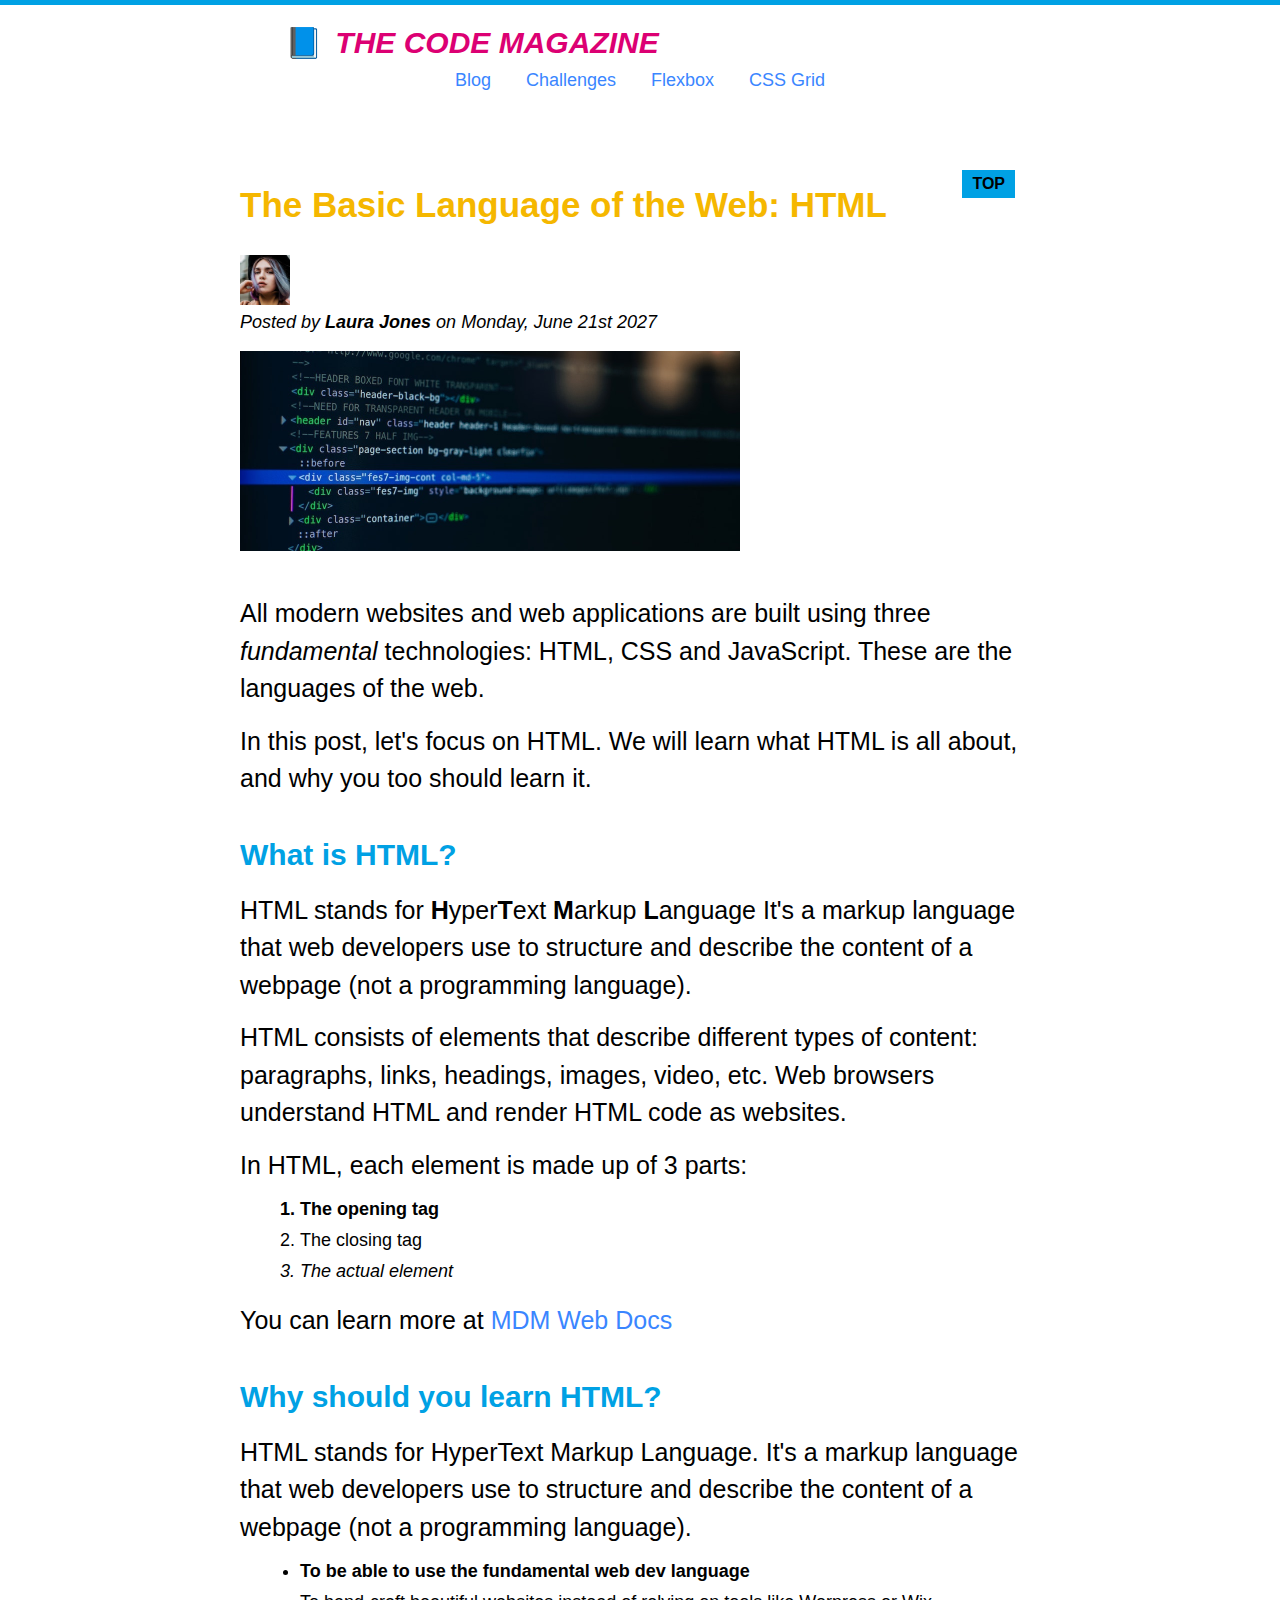
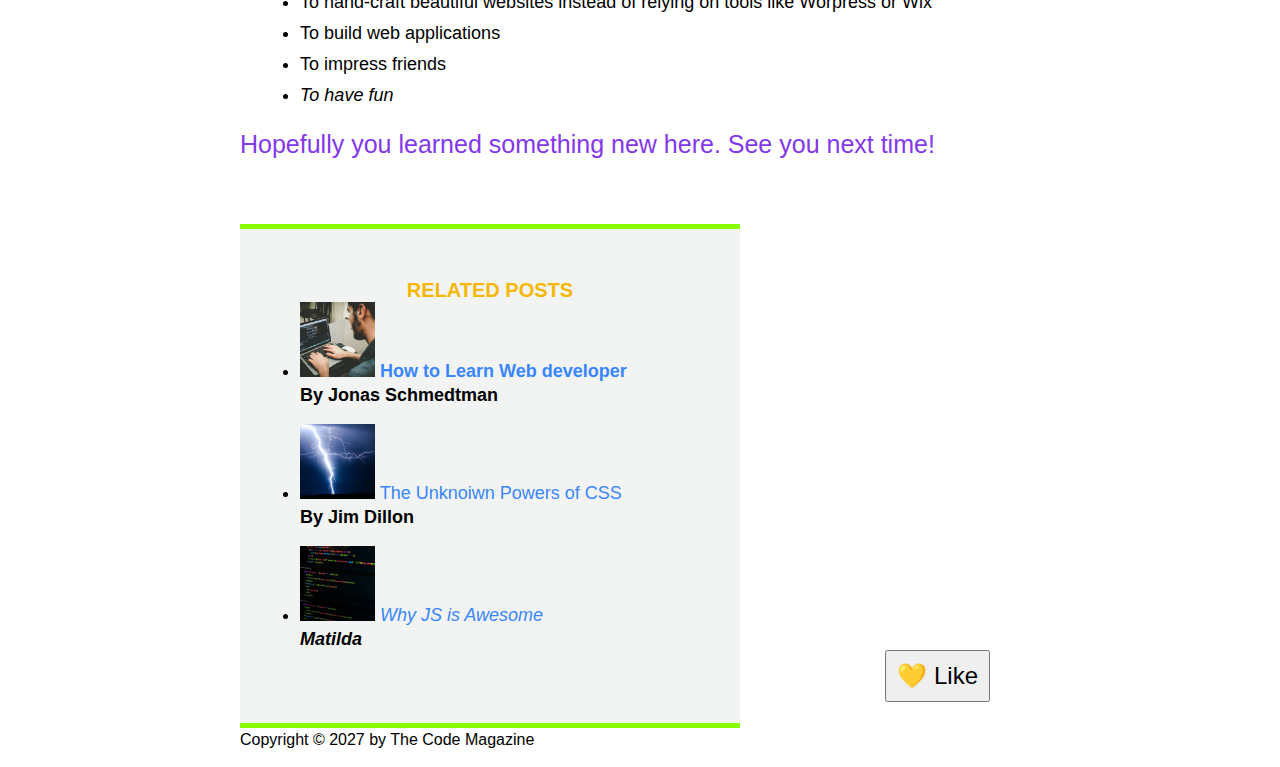
<file: 03-CSS-Fundamentals/index.html>
<!DOCTYPE html>
<html lang="en">
  <head>
    <title>The Bacsic Langusage of the Web: HTML</title>
    <link rel="stylesheet" href="style.css" rel="stylesheet" />
    <!-- 링크의 요소는 HTML에 CSS 파일을 연결하는 목적이다.  -->
    <!-- rel은 HTML에 이것이 스타일 시트임을 미리 알리는 것 -->
  </head>
  <body>
    <div class="container">
      <header class="main-header">
        <h1>📘 The Code Magazine</h1>

        <nav>
          <!-- <strong>This is the navigation</strong> -->
          <a href="blog.html">Blog</a>
          <a href="#">Challenges</a>
          <a href="#">Flexbox</a>
          <a href="#">CSS Grid</a>
        </nav>
      </header>
      <!-- header에는 제목이 있어야 한다. -->
      <article>
        <header class="post-header">
          <h2>The Basic Language of the Web: HTML</h2>
          <img
            src="img/laura-jones.jpg"
            alt="She is laura-jones"
            height="50"
            width="50"
          />

          <p id="author">
            Posted by <strong>Laura Jones</strong> on Monday, June 21st 2027
          </p>

          <img
            src="img/post-img.jpg"
            alt="HTML code on a screen"
            width="500"
            height="200"
            class="post-img"
          />

          <button>💛 Like</button>
        </header>
        <p>
          All modern websites and web applications are built using three
          <em>fundamental</em>
          technologies: HTML, CSS and JavaScript. These are the languages of the
          web.
        </p>
        <p>
          In this post, let's focus on HTML. We will learn what HTML is all
          about, and why you too should learn it.
        </p>
        <h3>What is HTML?</h3>
        <p>
          HTML stands for <strong>H</strong>yper<strong>T</strong>ext
          <strong>M</strong>arkup <strong>L</strong>anguage It's a markup
          language that web developers use to structure and describe the content
          of a webpage (not a programming language).
        </p>
        <p>
          HTML consists of elements that describe different types of content:
          paragraphs, links, headings, images, video, etc. Web browsers
          understand HTML and render HTML code as websites.
        </p>

        <p>In HTML, each element is made up of 3 parts:</p>

        <ol>
          <li class="first-li">The opening tag</li>
          <li>The closing tag</li>
          <li>The actual element</li>
        </ol>

        <p>
          You can learn more at
          <a
            href="https://developer.mozilla.org/ko/docs/Web/HTML"
            target="_blank"
            >MDM Web Docs
          </a>
        </p>

        <h3>Why should you learn HTML?</h3>

        <p>
          HTML stands for HyperText Markup Language. It's a markup language that
          web developers use to structure and describe the content of a webpage
          (not a programming language).
        </p>

        <ul class="dot">
          <li class="first-li">
            To be able to use the fundamental web dev language
          </li>
          <li>
            To hand-craft beautiful websites instead of relying on tools like
            Worpress or Wix
          </li>
          <li>To build web applications</li>
          <li>To impress friends</li>
          <li>To have fun</li>
        </ul>
        <p>Hopefully you learned something new here. See you next time!</p>
      </article>
      <!--article은 블로그 게시물의 경우 기사 요소이다. 이것은 또다른 컨테이너 요소이다. 
    맥락에서 기사는 실제로 단순히 의미하는 것이 아니다. 컴퓨터가 쓴 기사, 펜, 전화 이것들은 기사이다.
    어떻게든 컴퓨터를 HTML로 표현한다면 그것은 좋은 요소가 될것이다.-->
      <aside>
        <h4>Related posts</h4>
        <ul class="dot">
          <li>
            <img src="img/related-1.jpg" alt="Person programming" width="75" />
            <a href="#">How to Learn Web developer</a>
            <p class="related-author">By Jonas Schmedtman</p>
          </li>
          <li>
            <img src="img/related-2.jpg" alt="Lightning" width="75" />
            <a href="#">The Unknoiwn Powers of CSS</a>
            <p class="related-author">By Jim Dillon</p>
          </li>
          <li>
            <img src="img/related-3.jpg" alt="JS code on a screen" width="75" />
            <a href="#">Why JS is Awesome</a>
            <p class="related-author">Matilda</p>
          </li>
        </ul>
      </aside>
      <footer>
        <p id="copyright" class="copyright text">
          Copyright &copy; 2027 by The Code Magazine
        </p>
      </footer>
    </div>
  </body>
</html>
</file>
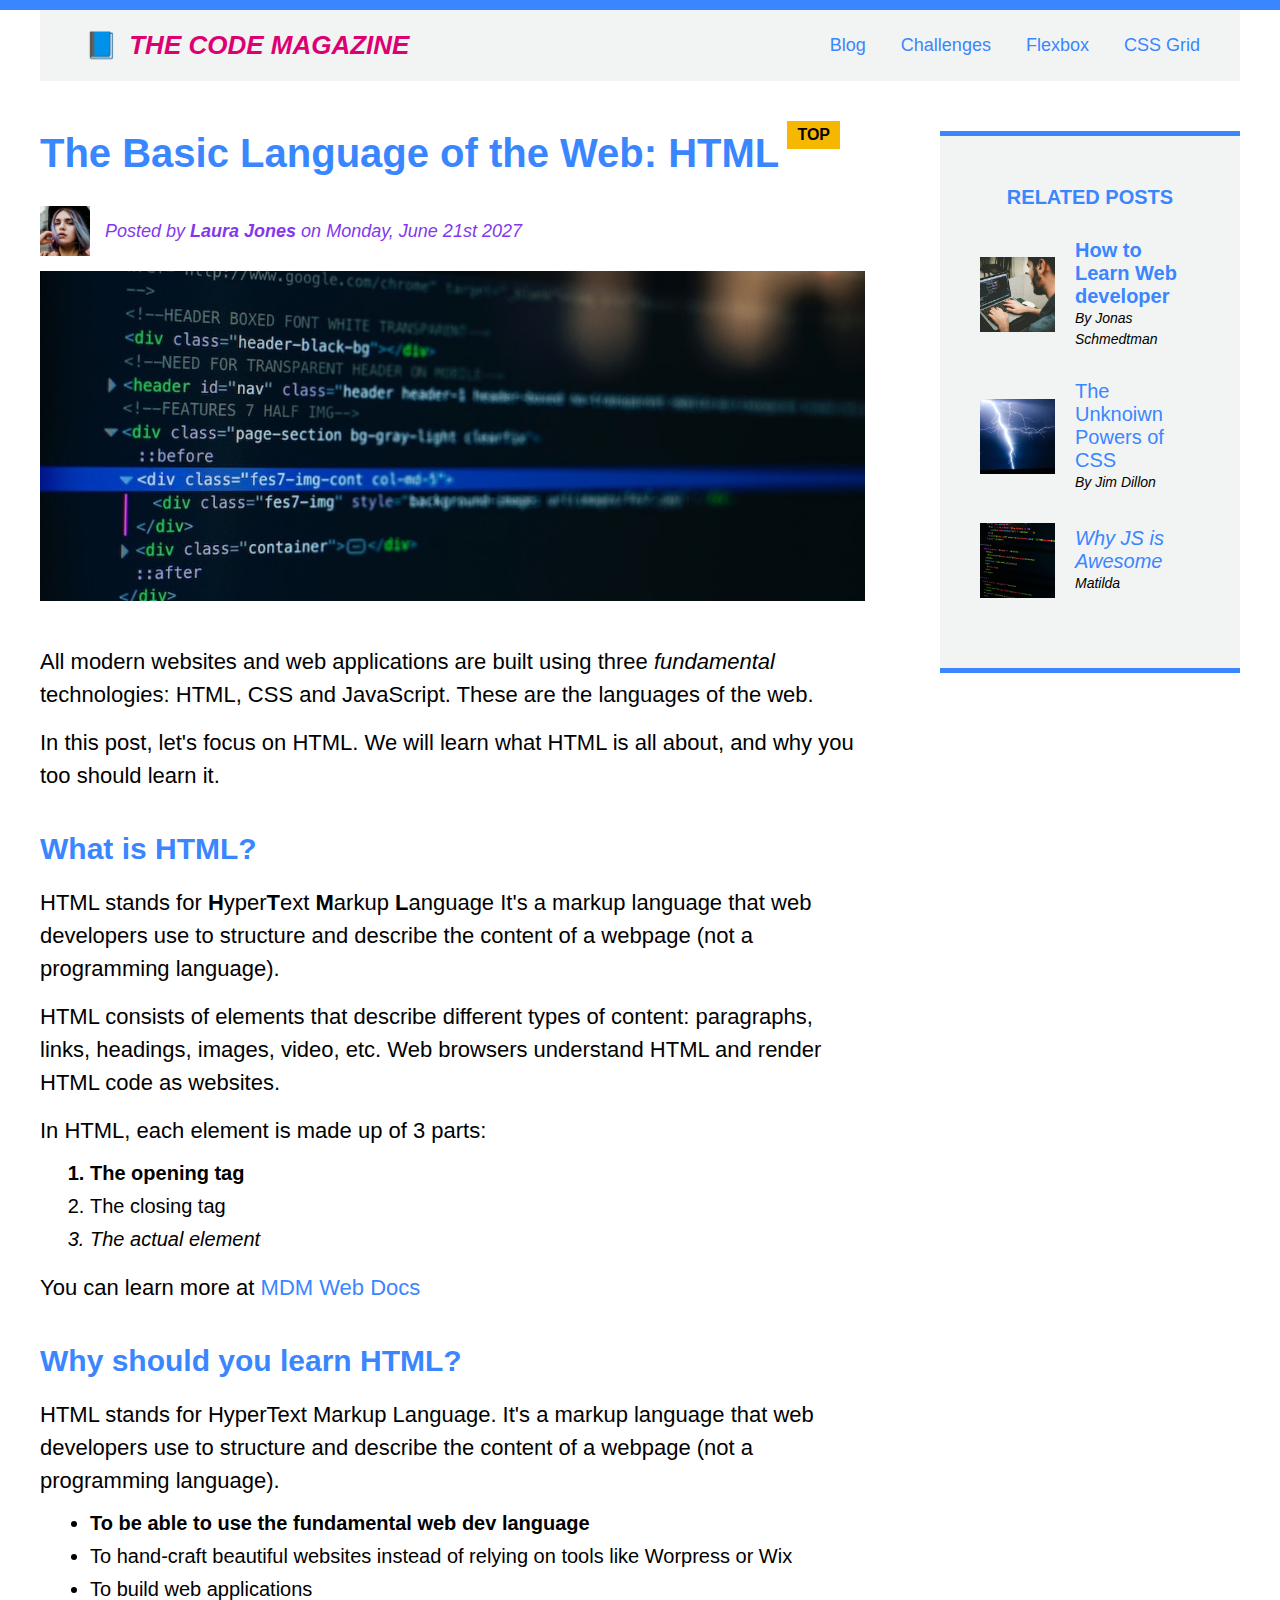
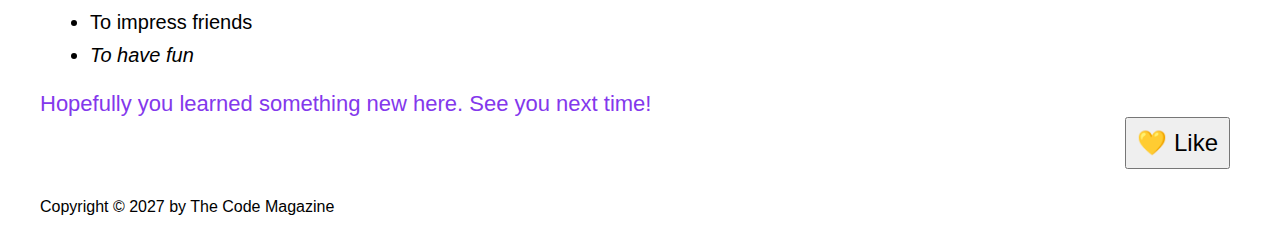
<file: 03.1-CSS-Layouts/index.html>
<!DOCTYPE html>
<html lang="en">
  <head>
    <title>The Bacsic Langusage of the Web: HTML</title>
    <link rel="stylesheet" href="style.css" rel="stylesheet" />
    <!-- 링크의 요소는 HTML에 CSS 파일을 연결하는 목적이다.  -->
    <!-- rel은 HTML에 이것이 스타일 시트임을 미리 알리는 것 -->
  </head>
  <body>
    <div class="container">
      <header class="main-header clearfix">
        <h1>📘 The Code Magazine</h1>

        <nav>
          <!-- <strong>This is the navigation</strong> -->
          <a href="blog.html">Blog</a>
          <a href="#">Challenges</a>
          <a href="flexbox.html">Flexbox</a>
          <a href="css-grid.html">CSS Grid</a>
        </nav>

        <!-- <div class="clear"></div> -->
      </header>
      <!-- header에는 제목이 있어야 한다. -->
      <div class="row">
        <article>
          <header class="post-header">
            <h2>The Basic Language of the Web: HTML</h2>
            <div class="author-box">
              <img src="img/laura-jones.jpg" alt="She is laura-jones"
              height="50" width="50"' class="author-img" />

              <p id="author" class="author">
                Posted by <strong>Laura Jones</strong> on Monday, June 21st 2027
              </p>
            </div>

            <img
              src="img/post-img.jpg"
              alt="HTML code on a screen"
              width="500"
              height="200"
              class="post-img"
            />
            <button>💛 Like</button>
          </header>
          <p>
            All modern websites and web applications are built using three
            <em>fundamental</em>
            technologies: HTML, CSS and JavaScript. These are the languages of
            the web.
          </p>
          <p>
            In this post, let's focus on HTML. We will learn what HTML is all
            about, and why you too should learn it.
          </p>
          <h3>What is HTML?</h3>
          <p>
            HTML stands for <strong>H</strong>yper<strong>T</strong>ext
            <strong>M</strong>arkup <strong>L</strong>anguage It's a markup
            language that web developers use to structure and describe the
            content of a webpage (not a programming language).
          </p>
          <p>
            HTML consists of elements that describe different types of content:
            paragraphs, links, headings, images, video, etc. Web browsers
            understand HTML and render HTML code as websites.
          </p>

          <p>In HTML, each element is made up of 3 parts:</p>

          <ol>
            <li class="first-li">The opening tag</li>
            <li>The closing tag</li>
            <li>The actual element</li>
          </ol>

          <p>
            You can learn more at
            <a
              href="https://developer.mozilla.org/ko/docs/Web/HTML"
              target="_blank"
              >MDM Web Docs
            </a>
          </p>

          <h3>Why should you learn HTML?</h3>

          <p>
            HTML stands for HyperText Markup Language. It's a markup language
            that web developers use to structure and describe the content of a
            webpage (not a programming language).
          </p>

          <ul class="dot">
            <li class="first-li">
              To be able to use the fundamental web dev language
            </li>
            <li>
              To hand-craft beautiful websites instead of relying on tools like
              Worpress or Wix
            </li>
            <li>To build web applications</li>
            <li>To impress friends</li>
            <li>To have fun</li>
          </ul>
          <p>Hopefully you learned something new here. See you next time!</p>
        </article>
        <!--article은 블로그 게시물의 경우 기사 요소이다. 이것은 또다른 컨테이너 요소이다. 
    맥락에서 기사는 실제로 단순히 의미하는 것이 아니다. 컴퓨터가 쓴 기사, 펜, 전화 이것들은 기사이다.
    어떻게든 컴퓨터를 HTML로 표현한다면 그것은 좋은 요소가 될것이다.-->
        <aside>
          <h4>Related posts</h4>
          <ul class="related">
            <li class="related-post">
              <img
                src="img/related-1.jpg"
                alt="Person programming"
                width="75"
              />
              <div>
                <a href="#" class="realted-link">How to Learn Web developer</a>
                <p class="related-author">By Jonas Schmedtman</p>
              </div>
            </li>
            <li class="related-post">
              <img src="img/related-2.jpg" alt="Lightning" width="75" />
              <div>
                <a href="#" class="realted-link">The Unknoiwn Powers of CSS</a>
                <p class="related-author">By Jim Dillon</p>
              </div>
            </li>
            <li class="related-post">
              <img
                src="img/related-3.jpg"
                alt="JS code on a screen"
                width="75"
              />
              <div>
                <a href="#" class="realted-link">Why JS is Awesome</a>
                <p class="related-author">Matilda</p>
              </div>
            </li>
          </ul>
        </aside>
      </div>
      <footer>
        <p id="copyright" class="copyright text">
          Copyright &copy; 2027 by The Code Magazine
        </p>
      </footer>
    </div>
  </body>
</html>
</file>
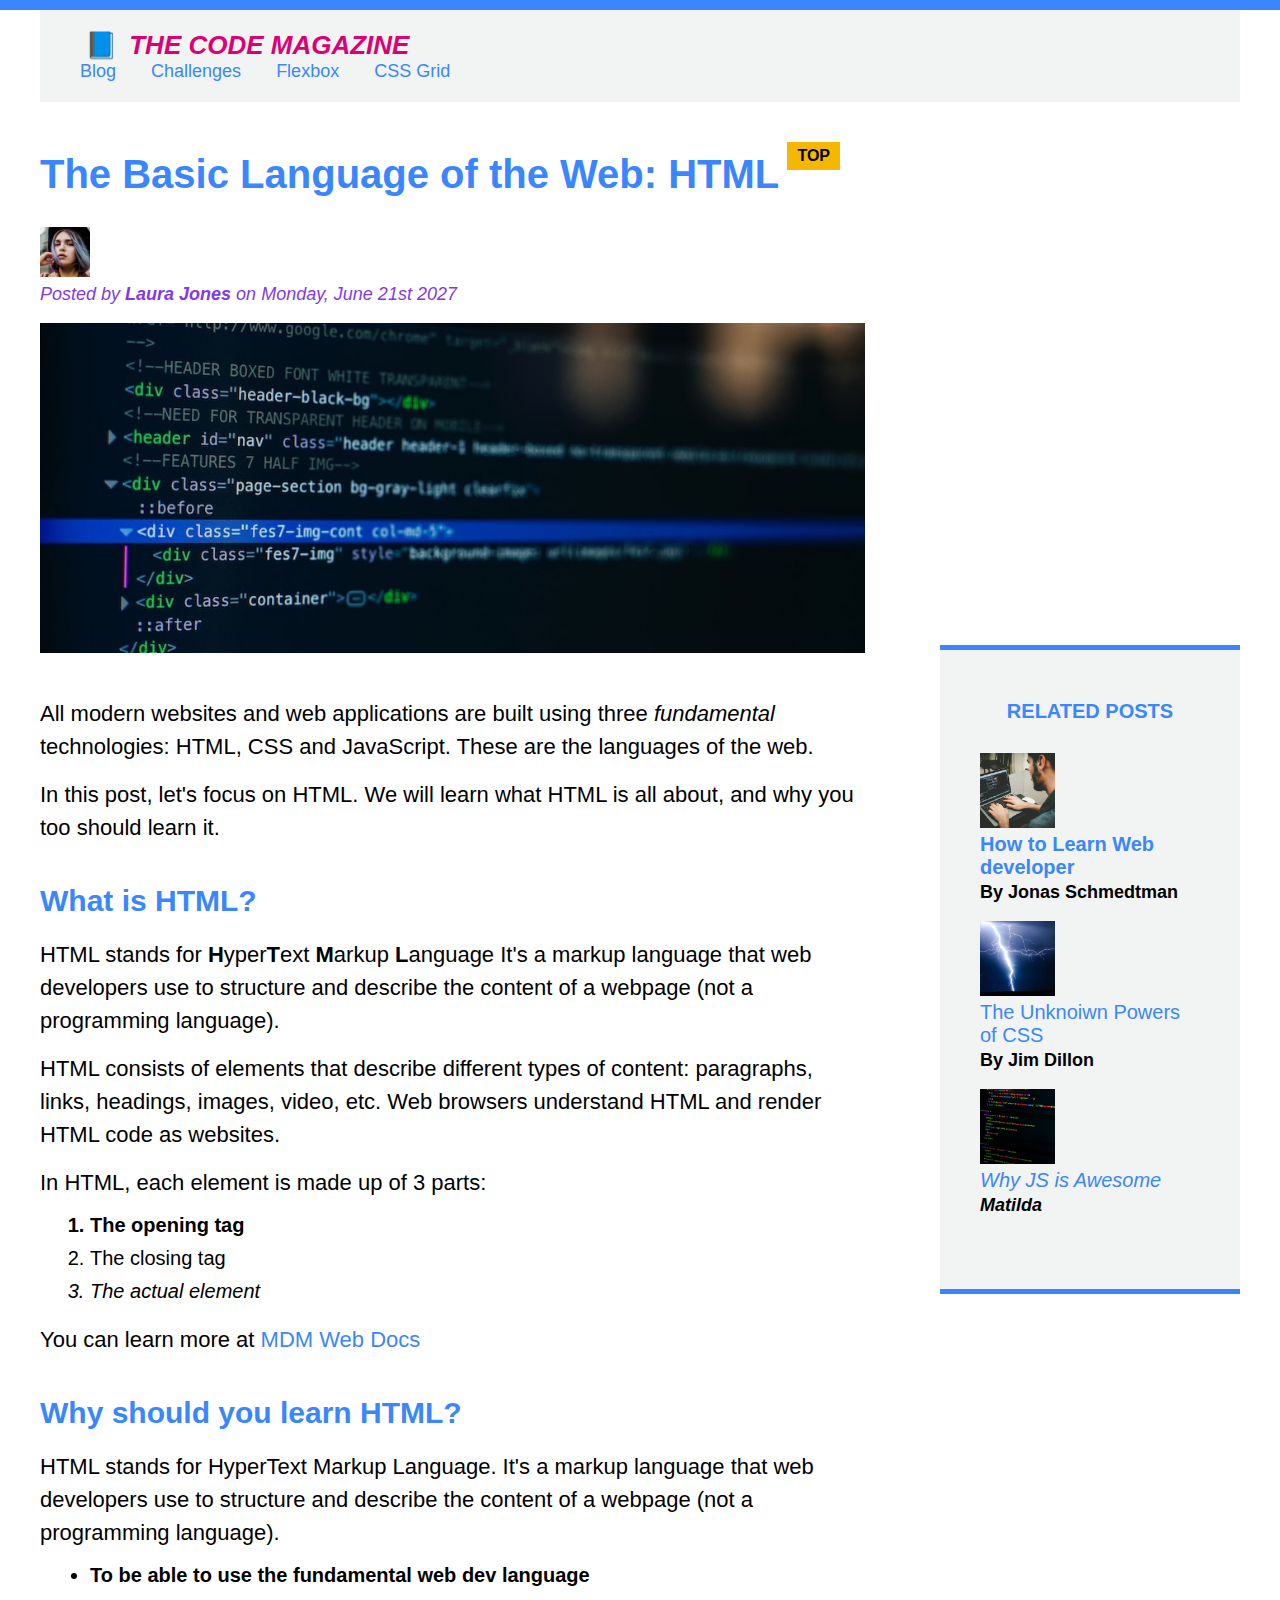
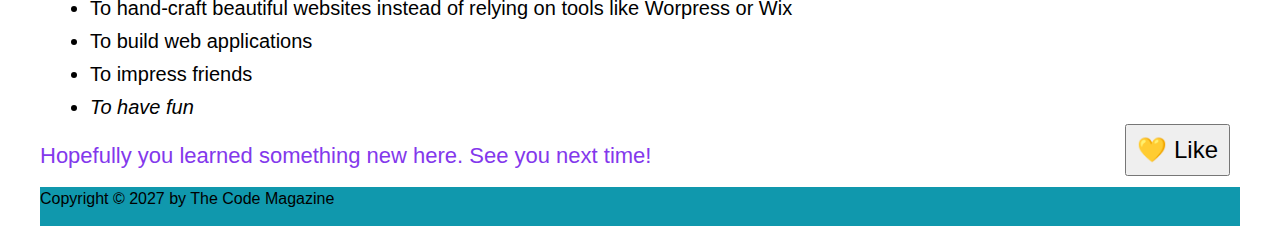
<file: 04-CSS-Layouts/index.html>
<!DOCTYPE html>
<html lang="en">
  <head>
    <title>The Bacsic Langusage of the Web: HTML</title>
    <link rel="stylesheet" href="style.css" rel="stylesheet" />
    <!-- 링크의 요소는 HTML에 CSS 파일을 연결하는 목적이다.  -->
    <!-- rel은 HTML에 이것이 스타일 시트임을 미리 알리는 것 -->
  </head>
  <body>
    <div class="container">
      <header class="main-header clearfix">
        <h1>📘 The Code Magazine</h1>

        <nav>
          <!-- <strong>This is the navigation</strong> -->
          <a href="blog.html">Blog</a>
          <a href="#">Challenges</a>
          <a href="flexbox.html">Flexbox</a>
          <a href="css-grid.html">CSS Grid</a>
        </nav>

        <!-- <div class="clear"></div> -->
      </header>
      <!-- header에는 제목이 있어야 한다. -->
      <!--ONLY NECESSARY FOR FLEXBOX-->
      <!-- <div class="row"> -->
      <article>
        <header class="post-header">
          <h2>The Basic Language of the Web: HTML</h2>
          <div class="author-box">
            <img src="img/laura-jones.jpg" alt="She is laura-jones" height="50"
            width="50"' class="author-img" />

            <p id="author" class="author">
              Posted by <strong>Laura Jones</strong> on Monday, June 21st 2027
            </p>
          </div>

          <img
            src="img/post-img.jpg"
            alt="HTML code on a screen"
            width="500"
            height="200"
            class="post-img"
          />
          <button>💛 Like</button>
        </header>
        <p>
          All modern websites and web applications are built using three
          <em>fundamental</em>
          technologies: HTML, CSS and JavaScript. These are the languages of the
          web.
        </p>
        <p>
          In this post, let's focus on HTML. We will learn what HTML is all
          about, and why you too should learn it.
        </p>
        <h3>What is HTML?</h3>
        <p>
          HTML stands for <strong>H</strong>yper<strong>T</strong>ext
          <strong>M</strong>arkup <strong>L</strong>anguage It's a markup
          language that web developers use to structure and describe the content
          of a webpage (not a programming language).
        </p>
        <p>
          HTML consists of elements that describe different types of content:
          paragraphs, links, headings, images, video, etc. Web browsers
          understand HTML and render HTML code as websites.
        </p>

        <p>In HTML, each element is made up of 3 parts:</p>

        <ol>
          <li class="first-li">The opening tag</li>
          <li>The closing tag</li>
          <li>The actual element</li>
        </ol>

        <p>
          You can learn more at
          <a
            href="https://developer.mozilla.org/ko/docs/Web/HTML"
            target="_blank"
            >MDM Web Docs
          </a>
        </p>

        <h3>Why should you learn HTML?</h3>

        <p>
          HTML stands for HyperText Markup Language. It's a markup language that
          web developers use to structure and describe the content of a webpage
          (not a programming language).
        </p>

        <ul class="dot">
          <li class="first-li">
            To be able to use the fundamental web dev language
          </li>
          <li>
            To hand-craft beautiful websites instead of relying on tools like
            Worpress or Wix
          </li>
          <li>To build web applications</li>
          <li>To impress friends</li>
          <li>To have fun</li>
        </ul>
        <p>Hopefully you learned something new here. See you next time!</p>
      </article>
      <!--article은 블로그 게시물의 경우 기사 요소이다. 이것은 또다른 컨테이너 요소이다. 
    맥락에서 기사는 실제로 단순히 의미하는 것이 아니다. 컴퓨터가 쓴 기사, 펜, 전화 이것들은 기사이다.
    어떻게든 컴퓨터를 HTML로 표현한다면 그것은 좋은 요소가 될것이다.-->
      <aside>
        <h4>Related posts</h4>
        <ul class="related">
          <li class="related-post">
            <img src="img/related-1.jpg" alt="Person programming" width="75" />
            <div>
              <a href="#" class="realted-link">How to Learn Web developer</a>
              <p class="related-author">By Jonas Schmedtman</p>
            </div>
          </li>
          <li class="related-post">
            <img src="img/related-2.jpg" alt="Lightning" width="75" />
            <div>
              <a href="#" class="realted-link">The Unknoiwn Powers of CSS</a>
              <p class="related-author">By Jim Dillon</p>
            </div>
          </li>
          <li class="related-post">
            <img src="img/related-3.jpg" alt="JS code on a screen" width="75" />
            <div>
              <a href="#" class="realted-link">Why JS is Awesome</a>
              <p class="related-author">Matilda</p>
            </div>
          </li>
        </ul>
      </aside>
      <!-- </div > -->
      <footer>
        <p id="copyright" class="copyright text">
          Copyright &copy; 2027 by The Code Magazine
        </p>
      </footer>
    </div>
  </body>
</html>
</file>
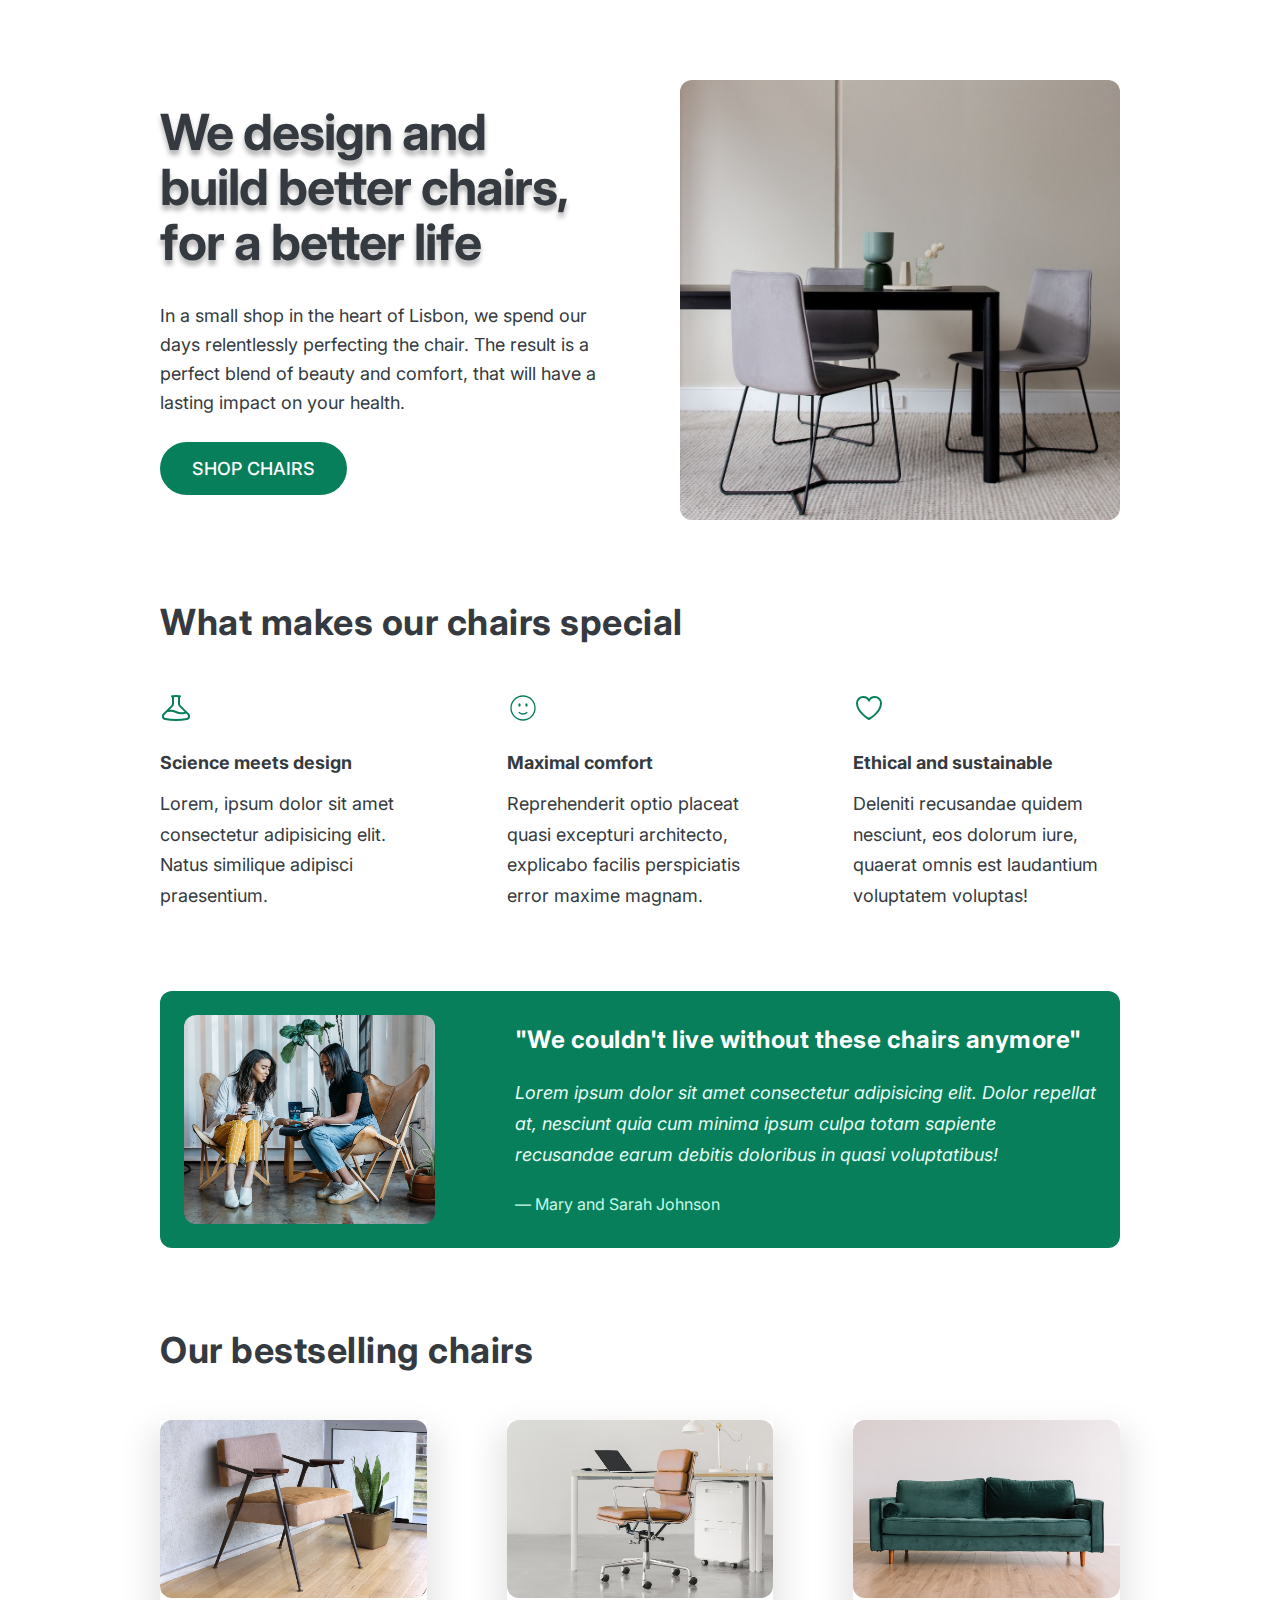
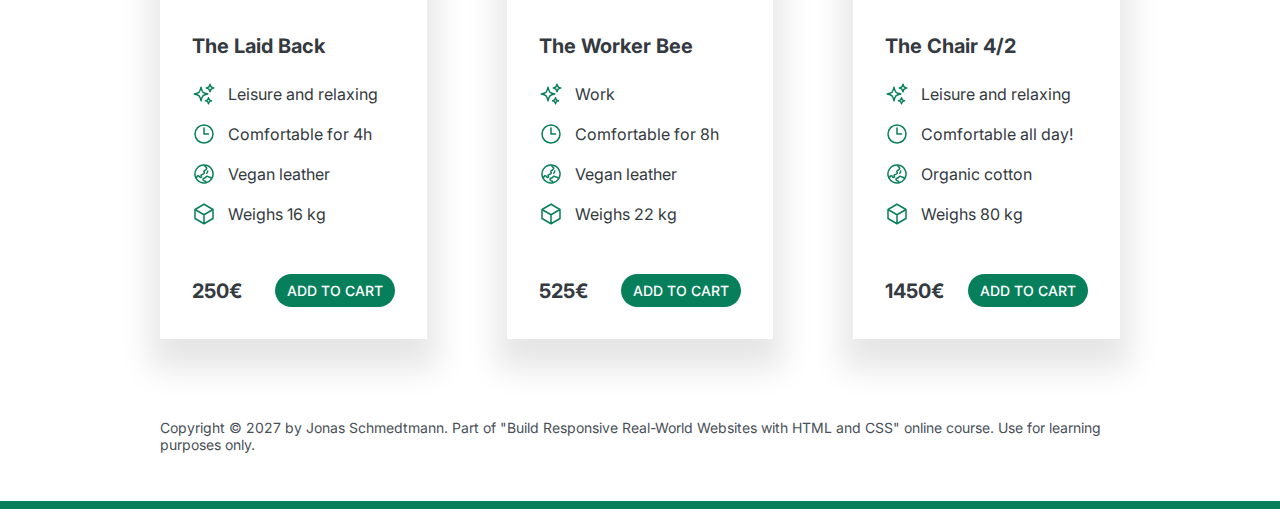
<file: 05-Design/index.html>
<!DOCTYPE html>
<html lang="en">
  <head>
    <meta charset="UTF-8" />
    <meta http-equiv="X-UA-Compatible" content="IE=edge" />
    <meta name="viewport" content="width=device-width, initial-scale=1.0" />
    <link rel="preconnect" href="https://fonts.googleapis.com" />
    <link rel="preconnect" href="https://fonts.gstatic.com" crossorigin />
    <link
      href="https://fonts.googleapis.com/css2?family=Inter:wght@400;500;700&display=swap"
      rel="stylesheet"
    />
    <link rel="stylesheet" href="style.css" />
    <title>Lisbon Chair Shop</title>
  </head>
  <body>
    <div class="container">
      <header>
        <div class="header-text-box">
          <h1>We design and build better chairs, for a better life</h1>
          <p class="header-text">
            In a small shop in the heart of Lisbon, we spend our days
            relentlessly perfecting the chair. The result is a perfect blend of
            beauty and comfort, that will have a lasting impact on your health.
          </p>
          <a class="btn btn--big" href="#">Shop chairs</a>
        </div>
        <img src="hero.jpg" alt="Photo" />
      </header>

      <section>
        <h2>What makes our chairs special</h2>
        <div class="grid-3-cols">
          <div>
            <svg
              xmlns="http://www.w3.org/2000/svg"
              fill="none"
              viewBox="0 0 24 24"
              stroke-width="1.5"
              stroke="currentColor"
              class="features-icon"
            >
              <path
                stroke-linecap="round"
                stroke-linejoin="round"
                d="M9.75 3.104v5.714a2.25 2.25 0 01-.659 1.591L5 14.5M9.75 3.104c-.251.023-.501.05-.75.082m.75-.082a24.301 24.301 0 014.5 0m0 0v5.714c0 .597.237 1.17.659 1.591L19.8 15.3M14.25 3.104c.251.023.501.05.75.082M19.8 15.3l-1.57.393A9.065 9.065 0 0112 15a9.065 9.065 0 00-6.23-.693L5 14.5m14.8.8l1.402 1.402c1.232 1.232.65 3.318-1.067 3.611A48.309 48.309 0 0112 21c-2.773 0-5.491-.235-8.135-.687-1.718-.293-2.3-2.379-1.067-3.61L5 14.5"
              />
            </svg>
            <p class="features-title"><strong>Science meets design</strong></p>
            <p class="features-text">
              Lorem, ipsum dolor sit amet consectetur adipisicing elit. Natus
              similique adipisci praesentium.
            </p>
          </div>

          <div>
            <svg
              xmlns="http://www.w3.org/2000/svg"
              fill="none"
              viewBox="0 0 24 24"
              strokeWidth="{1.5}"
              stroke="currentColor"
              class="features-icon"
            >
              <path
                strokeLinecap="round"
                strokeLinejoin="round"
                d="M15.182 15.182a4.5 4.5 0 01-6.364 0M21 12a9 9 0 11-18 0 9 9 0 0118 0zM9.75 9.75c0 .414-.168.75-.375.75S9 10.164 9 9.75 9.168 9 9.375 9s.375.336.375.75zm-.375 0h.008v.015h-.008V9.75zm5.625 0c0 .414-.168.75-.375.75s-.375-.336-.375-.75.168-.75.375-.75.375.336.375.75zm-.375 0h.008v.015h-.008V9.75z"
              />
            </svg>

            <p class="features-title">
              <strong>Maximal comfort</strong>
            </p>
            <p class="features-text">
              Reprehenderit optio placeat quasi excepturi architecto, explicabo
              facilis perspiciatis error maxime magnam.
            </p>
          </div>

          <div>
            <svg
              xmlns="http://www.w3.org/2000/svg"
              fill="none"
              viewBox="0 0 24 24"
              stroke-width="1.5"
              stroke="currentColor"
              class="features-icon"
            >
              <path
                stroke-linecap="round"
                stroke-linejoin="round"
                d="M21 8.25c0-2.485-2.099-4.5-4.688-4.5-1.935 0-3.597 1.126-4.312 2.733-.715-1.607-2.377-2.733-4.313-2.733C5.1 3.75 3 5.765 3 8.25c0 7.22 9 12 9 12s9-4.78 9-12z"
              />
            </svg>

            <p class="features-title">
              <strong>Ethical and sustainable</strong>
            </p>
            <p class="features-text">
              Deleniti recusandae quidem nesciunt, eos dolorum iure, quaerat
              omnis est laudantium voluptatem voluptas!
            </p>
          </div>
        </div>
      </section>

      <section class="testimonial-section">
        <div class="grid-3-cols">
          <img src="customers.jpg" alt="People sitting on chairs" />
          <div class="testimonial-box">
            <h2>"We couldn't live without these chairs anymore"</h2>
            <blockquote class="testimonial-text">
              Lorem ipsum dolor sit amet consectetur adipisicing elit. Dolor
              repellat at, nesciunt quia cum minima ipsum culpa totam sapiente
              recusandae earum debitis doloribus in quasi voluptatibus!
            </blockquote>
            <p class="testimonial-author">&mdash; Mary and Sarah Johnson</p>
          </div>
        </div>
      </section>

      <section>
        <h2>Our bestselling chairs</h2>
        <div class="grid-3-cols">
          <figure class="chair">
            <img src="chair-1.jpg" alt="Chair" />
            <div class="chair-box">
              <h3>The Laid Back</h3>
              <ul class="chair-details">
                <li>
                  <svg
                    xmlns="http://www.w3.org/2000/svg"
                    fill="none"
                    viewBox="0 0 24 24"
                    stroke-width="1.5"
                    stroke="currentColor"
                    class="chair-icon"
                  >
                    <path
                      stroke-linecap="round"
                      stroke-linejoin="round"
                      d="M9.813 15.904L9 18.75l-.813-2.846a4.5 4.5 0 00-3.09-3.09L2.25 12l2.846-.813a4.5 4.5 0 003.09-3.09L9 5.25l.813 2.846a4.5 4.5 0 003.09 3.09L15.75 12l-2.846.813a4.5 4.5 0 00-3.09 3.09zM18.259 8.715L18 9.75l-.259-1.035a3.375 3.375 0 00-2.455-2.456L14.25 6l1.036-.259a3.375 3.375 0 002.455-2.456L18 2.25l.259 1.035a3.375 3.375 0 002.456 2.456L21.75 6l-1.035.259a3.375 3.375 0 00-2.456 2.456zM16.894 20.567L16.5 21.75l-.394-1.183a2.25 2.25 0 00-1.423-1.423L13.5 18.75l1.183-.394a2.25 2.25 0 001.423-1.423l.394-1.183.394 1.183a2.25 2.25 0 001.423 1.423l1.183.394-1.183.394a2.25 2.25 0 00-1.423 1.423z"
                    />
                  </svg>

                  <!-- Span is a generic INLINE text element, it doesn't have any meaning. It's like a div element, but inline -->
                  <span>Leisure and relaxing</span>
                </li>
                <li>
                  <svg
                    xmlns="http://www.w3.org/2000/svg"
                    fill="none"
                    viewBox="0 0 24 24"
                    stroke-width="1.5"
                    stroke="currentColor"
                    class="chair-icon"
                  >
                    <path
                      stroke-linecap="round"
                      stroke-linejoin="round"
                      d="M12 6v6h4.5m4.5 0a9 9 0 11-18 0 9 9 0 0118 0z"
                    />
                  </svg>

                  <span>Comfortable for 4h</span>
                </li>
                <li>
                  <svg
                    xmlns="http://www.w3.org/2000/svg"
                    fill="none"
                    viewBox="0 0 24 24"
                    stroke-width="1.5"
                    stroke="currentColor"
                    class="chair-icon"
                  >
                    <path
                      stroke-linecap="round"
                      stroke-linejoin="round"
                      d="M12.75 3.03v.568c0 .334.148.65.405.864l1.068.89c.442.369.535 1.01.216 1.49l-.51.766a2.25 2.25 0 01-1.161.886l-.143.048a1.107 1.107 0 00-.57 1.664c.369.555.169 1.307-.427 1.605L9 13.125l.423 1.059a.956.956 0 01-1.652.928l-.679-.906a1.125 1.125 0 00-1.906.172L4.5 15.75l-.612.153M12.75 3.031a9 9 0 00-8.862 12.872M12.75 3.031a9 9 0 016.69 14.036m0 0l-.177-.529A2.25 2.25 0 0017.128 15H16.5l-.324-.324a1.453 1.453 0 00-2.328.377l-.036.073a1.586 1.586 0 01-.982.816l-.99.282c-.55.157-.894.702-.8 1.267l.073.438c.08.474.49.821.97.821.846 0 1.598.542 1.865 1.345l.215.643m5.276-3.67a9.012 9.012 0 01-5.276 3.67m0 0a9 9 0 01-10.275-4.835M15.75 9c0 .896-.393 1.7-1.016 2.25"
                    />
                  </svg>

                  <span>Vegan leather</span>
                </li>
                <li>
                  <svg
                    xmlns="http://www.w3.org/2000/svg"
                    fill="none"
                    viewBox="0 0 24 24"
                    stroke-width="1.5"
                    stroke="currentColor"
                    class="chair-icon"
                  >
                    <path
                      stroke-linecap="round"
                      stroke-linejoin="round"
                      d="M21 7.5l-9-5.25L3 7.5m18 0l-9 5.25m9-5.25v9l-9 5.25M3 7.5l9 5.25M3 7.5v9l9 5.25m0-9v9"
                    />
                  </svg>

                  <span>Weighs 16 kg</span>
                </li>
              </ul>
              <div class="chair-price">
                <strong>250€</strong>
                <a href="#" class="btn btn--small">Add to cart</a>
              </div>
            </div>
          </figure>

          <figure class="chair">
            <img src="chair-2.jpg" alt="Chair" />
            <div class="chair-box">
              <h3>The Worker Bee</h3>
              <ul class="chair-details">
                <li>
                  <svg
                    xmlns="http://www.w3.org/2000/svg"
                    fill="none"
                    viewBox="0 0 24 24"
                    stroke-width="1.5"
                    stroke="currentColor"
                    class="chair-icon"
                  >
                    <path
                      stroke-linecap="round"
                      stroke-linejoin="round"
                      d="M9.813 15.904L9 18.75l-.813-2.846a4.5 4.5 0 00-3.09-3.09L2.25 12l2.846-.813a4.5 4.5 0 003.09-3.09L9 5.25l.813 2.846a4.5 4.5 0 003.09 3.09L15.75 12l-2.846.813a4.5 4.5 0 00-3.09 3.09zM18.259 8.715L18 9.75l-.259-1.035a3.375 3.375 0 00-2.455-2.456L14.25 6l1.036-.259a3.375 3.375 0 002.455-2.456L18 2.25l.259 1.035a3.375 3.375 0 002.456 2.456L21.75 6l-1.035.259a3.375 3.375 0 00-2.456 2.456zM16.894 20.567L16.5 21.75l-.394-1.183a2.25 2.25 0 00-1.423-1.423L13.5 18.75l1.183-.394a2.25 2.25 0 001.423-1.423l.394-1.183.394 1.183a2.25 2.25 0 001.423 1.423l1.183.394-1.183.394a2.25 2.25 0 00-1.423 1.423z"
                    />
                  </svg>
                  <span>Work</span>
                </li>
                <li>
                  <svg
                    xmlns="http://www.w3.org/2000/svg"
                    fill="none"
                    viewBox="0 0 24 24"
                    stroke-width="1.5"
                    stroke="currentColor"
                    class="chair-icon"
                  >
                    <path
                      stroke-linecap="round"
                      stroke-linejoin="round"
                      d="M12 6v6h4.5m4.5 0a9 9 0 11-18 0 9 9 0 0118 0z"
                    />
                  </svg>

                  <span>Comfortable for 8h</span>
                </li>
                <li>
                  <svg
                    xmlns="http://www.w3.org/2000/svg"
                    fill="none"
                    viewBox="0 0 24 24"
                    stroke-width="1.5"
                    stroke="currentColor"
                    class="chair-icon"
                  >
                    <path
                      stroke-linecap="round"
                      stroke-linejoin="round"
                      d="M12.75 3.03v.568c0 .334.148.65.405.864l1.068.89c.442.369.535 1.01.216 1.49l-.51.766a2.25 2.25 0 01-1.161.886l-.143.048a1.107 1.107 0 00-.57 1.664c.369.555.169 1.307-.427 1.605L9 13.125l.423 1.059a.956.956 0 01-1.652.928l-.679-.906a1.125 1.125 0 00-1.906.172L4.5 15.75l-.612.153M12.75 3.031a9 9 0 00-8.862 12.872M12.75 3.031a9 9 0 016.69 14.036m0 0l-.177-.529A2.25 2.25 0 0017.128 15H16.5l-.324-.324a1.453 1.453 0 00-2.328.377l-.036.073a1.586 1.586 0 01-.982.816l-.99.282c-.55.157-.894.702-.8 1.267l.073.438c.08.474.49.821.97.821.846 0 1.598.542 1.865 1.345l.215.643m5.276-3.67a9.012 9.012 0 01-5.276 3.67m0 0a9 9 0 01-10.275-4.835M15.75 9c0 .896-.393 1.7-1.016 2.25"
                    />
                  </svg>

                  <span>Vegan leather</span>
                </li>
                <li>
                  <svg
                    xmlns="http://www.w3.org/2000/svg"
                    fill="none"
                    viewBox="0 0 24 24"
                    stroke-width="1.5"
                    stroke="currentColor"
                    class="chair-icon"
                  >
                    <path
                      stroke-linecap="round"
                      stroke-linejoin="round"
                      d="M21 7.5l-9-5.25L3 7.5m18 0l-9 5.25m9-5.25v9l-9 5.25M3 7.5l9 5.25M3 7.5v9l9 5.25m0-9v9"
                    />
                  </svg>

                  <span>Weighs 22 kg</span>
                </li>
              </ul>
              <div class="chair-price">
                <strong>525€</strong>
                <a href="#" class="btn btn--small">Add to cart</a>
              </div>
            </div>
          </figure>

          <figure class="chair">
            <img src="chair-3.jpg" alt="Chair" />
            <div class="chair-box">
              <h3>The Chair 4/2</h3>
              <ul class="chair-details">
                <li>
                  <svg
                    xmlns="http://www.w3.org/2000/svg"
                    fill="none"
                    viewBox="0 0 24 24"
                    stroke-width="1.5"
                    stroke="currentColor"
                    class="chair-icon"
                  >
                    <path
                      stroke-linecap="round"
                      stroke-linejoin="round"
                      d="M9.813 15.904L9 18.75l-.813-2.846a4.5 4.5 0 00-3.09-3.09L2.25 12l2.846-.813a4.5 4.5 0 003.09-3.09L9 5.25l.813 2.846a4.5 4.5 0 003.09 3.09L15.75 12l-2.846.813a4.5 4.5 0 00-3.09 3.09zM18.259 8.715L18 9.75l-.259-1.035a3.375 3.375 0 00-2.455-2.456L14.25 6l1.036-.259a3.375 3.375 0 002.455-2.456L18 2.25l.259 1.035a3.375 3.375 0 002.456 2.456L21.75 6l-1.035.259a3.375 3.375 0 00-2.456 2.456zM16.894 20.567L16.5 21.75l-.394-1.183a2.25 2.25 0 00-1.423-1.423L13.5 18.75l1.183-.394a2.25 2.25 0 001.423-1.423l.394-1.183.394 1.183a2.25 2.25 0 001.423 1.423l1.183.394-1.183.394a2.25 2.25 0 00-1.423 1.423z"
                    />
                  </svg>
                  <span>Leisure and relaxing</span>
                </li>
                <li>
                  <svg
                    xmlns="http://www.w3.org/2000/svg"
                    fill="none"
                    viewBox="0 0 24 24"
                    stroke-width="1.5"
                    stroke="currentColor"
                    class="chair-icon"
                  >
                    <path
                      stroke-linecap="round"
                      stroke-linejoin="round"
                      d="M12 6v6h4.5m4.5 0a9 9 0 11-18 0 9 9 0 0118 0z"
                    />
                  </svg>

                  <span>Comfortable all day!</span>
                </li>
                <li>
                  <svg
                    xmlns="http://www.w3.org/2000/svg"
                    fill="none"
                    viewBox="0 0 24 24"
                    stroke-width="1.5"
                    stroke="currentColor"
                    class="chair-icon"
                  >
                    <path
                      stroke-linecap="round"
                      stroke-linejoin="round"
                      d="M12.75 3.03v.568c0 .334.148.65.405.864l1.068.89c.442.369.535 1.01.216 1.49l-.51.766a2.25 2.25 0 01-1.161.886l-.143.048a1.107 1.107 0 00-.57 1.664c.369.555.169 1.307-.427 1.605L9 13.125l.423 1.059a.956.956 0 01-1.652.928l-.679-.906a1.125 1.125 0 00-1.906.172L4.5 15.75l-.612.153M12.75 3.031a9 9 0 00-8.862 12.872M12.75 3.031a9 9 0 016.69 14.036m0 0l-.177-.529A2.25 2.25 0 0017.128 15H16.5l-.324-.324a1.453 1.453 0 00-2.328.377l-.036.073a1.586 1.586 0 01-.982.816l-.99.282c-.55.157-.894.702-.8 1.267l.073.438c.08.474.49.821.97.821.846 0 1.598.542 1.865 1.345l.215.643m5.276-3.67a9.012 9.012 0 01-5.276 3.67m0 0a9 9 0 01-10.275-4.835M15.75 9c0 .896-.393 1.7-1.016 2.25"
                    />
                  </svg>

                  <span>Organic cotton</span>
                </li>
                <li>
                  <svg
                    xmlns="http://www.w3.org/2000/svg"
                    fill="none"
                    viewBox="0 0 24 24"
                    stroke-width="1.5"
                    stroke="currentColor"
                    class="chair-icon"
                  >
                    <path
                      stroke-linecap="round"
                      stroke-linejoin="round"
                      d="M21 7.5l-9-5.25L3 7.5m18 0l-9 5.25m9-5.25v9l-9 5.25M3 7.5l9 5.25M3 7.5v9l9 5.25m0-9v9"
                    />
                  </svg>

                  <span>Weighs 80 kg</span>
                </li>
              </ul>
              <div class="chair-price">
                <strong>1450€</strong>
                <a href="#" class="btn btn--small">Add to cart</a>
              </div>
            </div>
          </figure>
        </div>
      </section>

      <footer>
        Copyright &copy; 2027 by Jonas Schmedtmann. Part of "Build Responsive
        Real-World Websites with HTML and CSS" online course. Use for learning
        purposes only.
      </footer>
    </div>
  </body>
</html>
</file>
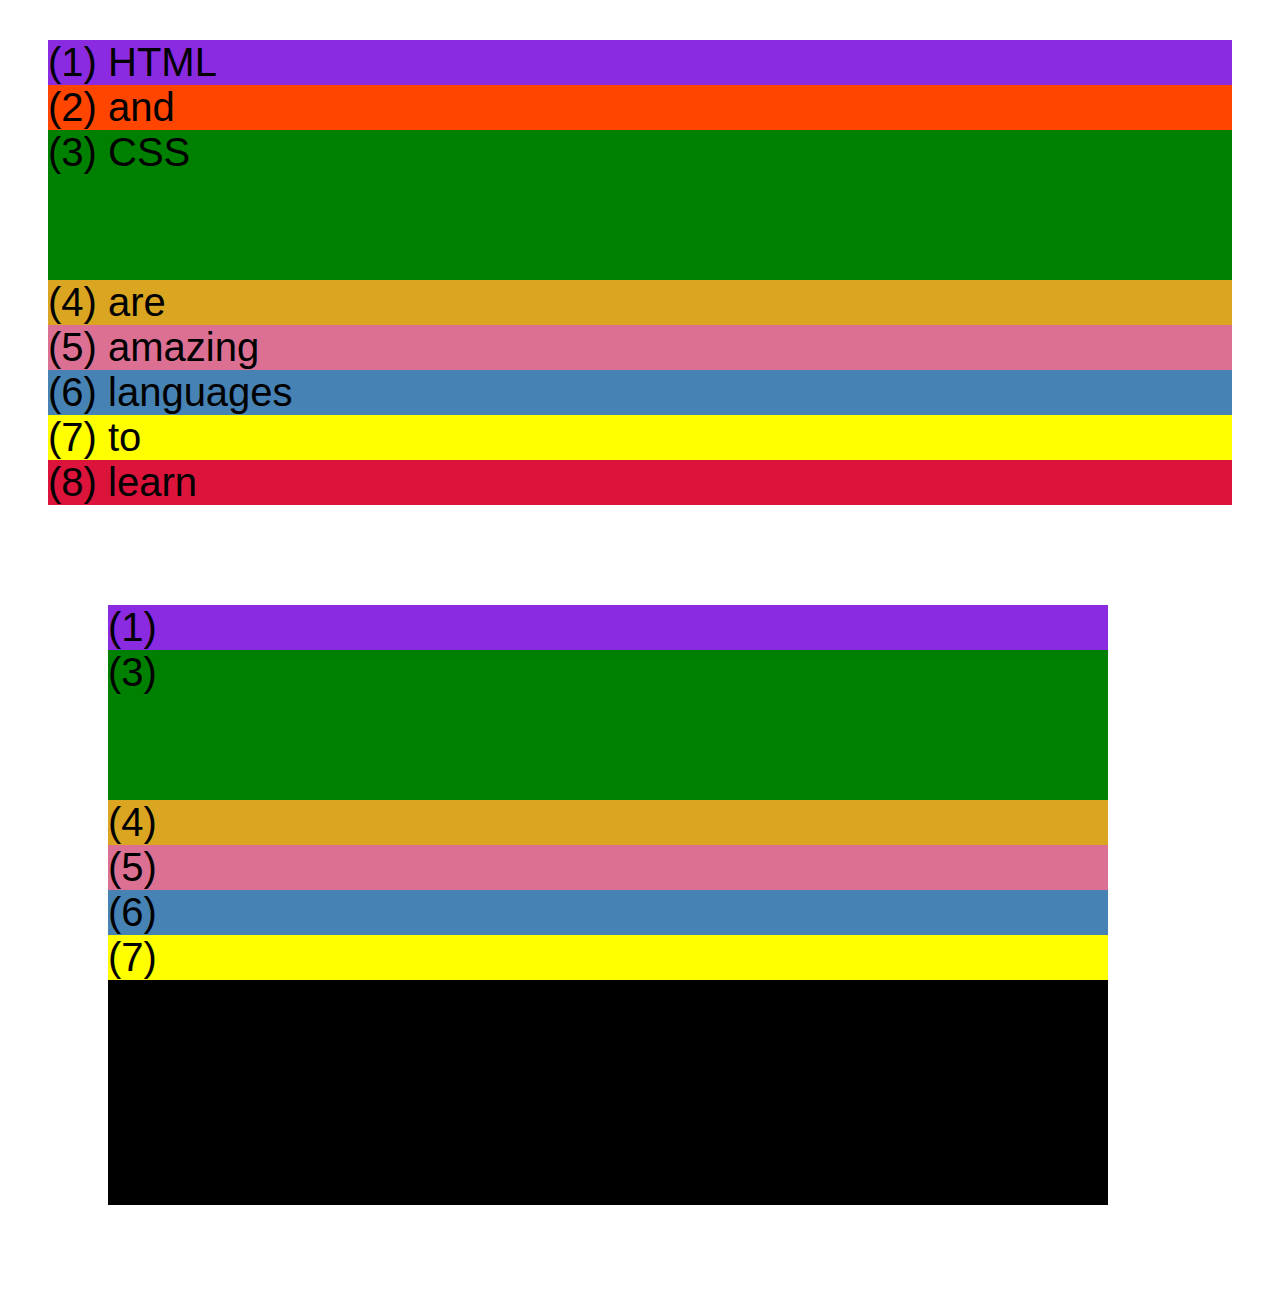
<file: 03.1-CSS-Layouts/css-grid.html>
<!DOCTYPE html>
<html lang="en">
  <head>
    <meta charset="UTF-8" />
    <meta http-equiv="X-UA-Compatible" content="IE=edge" />
    <meta name="viewport" content="width=device-width, initial-scale=1.0" />
    <title>CSS Grid</title>
    <style>
      .el--1 {
        background-color: blueviolet;
      }
      .el--2 {
        background-color: orangered;
      }
      .el--3 {
        background-color: green;
        height: 150px;
      }
      .el--4 {
        background-color: goldenrod;
      }
      .el--5 {
        background-color: palevioletred;
      }
      .el--6 {
        background-color: steelblue;
      }
      .el--7 {
        background-color: yellow;
      }
      .el--8 {
        background-color: crimson;
      }

      .container--1 {
        /* STARTER */
        font-family: sans-serif;
        background-color: #ddd;
        font-size: 40px;
        margin: 40px;

        /* CSS GRID */
      }

      .container--2 {
        /* STARTER */
        font-family: sans-serif;
        background-color: black;
        font-size: 40px;
        margin: 100px;

        width: 1000px;
        height: 600px;

        /* CSS GRID */
      }
    </style>
  </head>
  <body>
    <div class="container--1">
      <div class="el el--1">(1) HTML</div>
      <div class="el el--2">(2) and</div>
      <div class="el el--3">(3) CSS</div>
      <div class="el el--4">(4) are</div>
      <div class="el el--5">(5) amazing</div>
      <div class="el el--6">(6) languages</div>
      <div class="el el--7">(7) to</div>
      <div class="el el--8">(8) learn</div>
    </div>

    <div class="container--2">
      <div class="el el--1">(1)</div>
      <div class="el el--3">(3)</div>
      <div class="el el--4">(4)</div>
      <div class="el el--5">(5)</div>
      <div class="el el--6">(6)</div>
      <div class="el el--7">(7)</div>
    </div>
  </body>
</html>
</file>
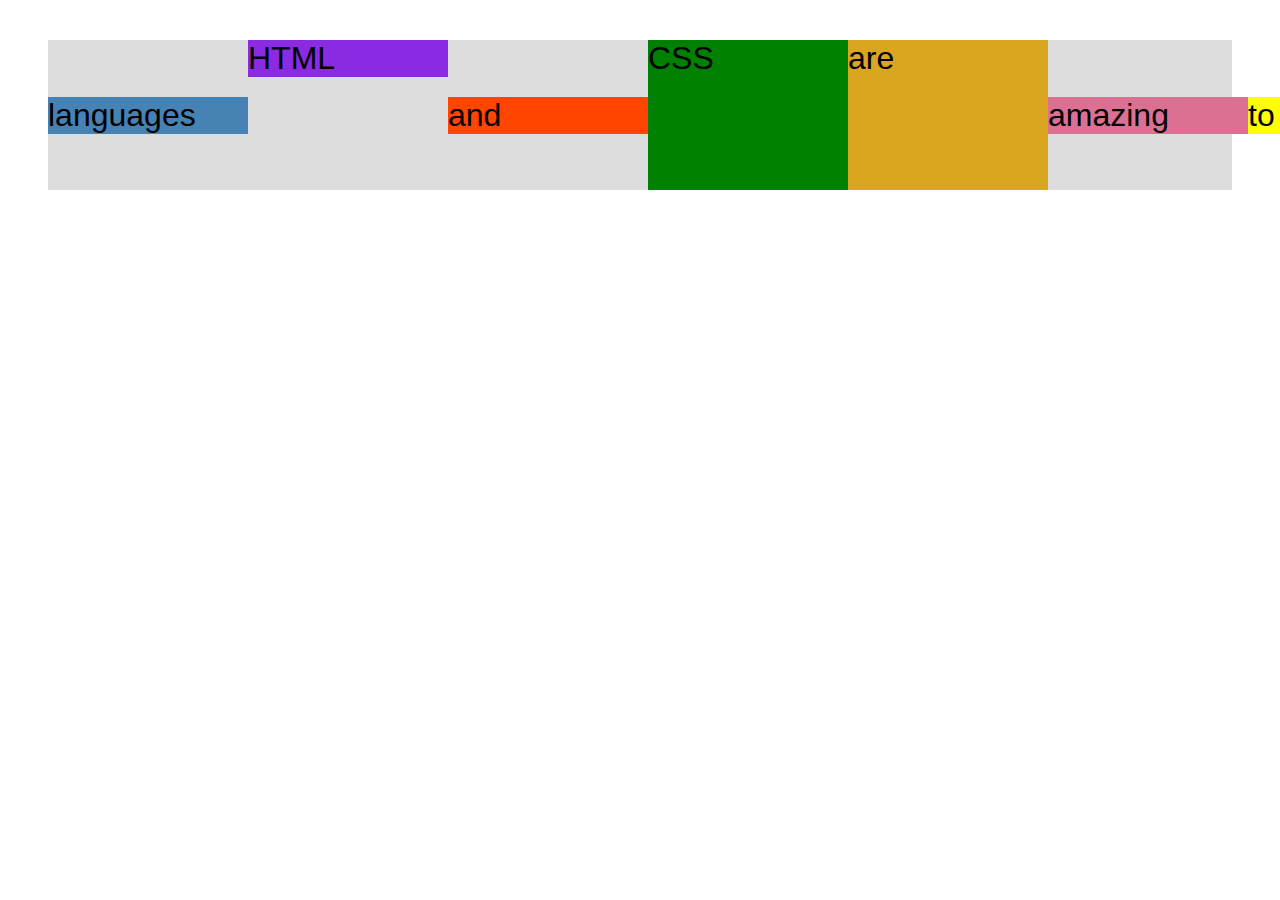
<file: 03.1-CSS-Layouts/flexbox.html>
<!DOCTYPE html>
<html lang="en">
  <head>
    <meta charset="UTF-8" />
    <meta http-equiv="X-UA-Compatible" content="IE=edge" />
    <meta name="viewport" content="width=device-width, initial-scale=1.0" />
    <title>Flexbox</title>
    <style>
      .el--1 {
        background-color: blueviolet;
      }
      .el--2 {
        background-color: orangered;
      }
      .el--3 {
        background-color: green;
        height: 150px;
      }
      .el--4 {
        background-color: goldenrod;
      }
      .el--5 {
        background-color: palevioletred;
      }
      .el--6 {
        background-color: steelblue;
      }
      .el--7 {
        background-color: yellow;
      }
      .el--8 {
        background-color: crimson;
      }

      .container {
        /* STARTER */
        font-family: sans-serif;
        background-color: #ddd;
        font-size: 32px;
        margin: 40px;

        /* FLEXBOX */
        display: flex;
        align-items: center;
        justify-content: flex-start;
        /* gap: 30px; */
      }
      /* el {
        margin-right: 30px;
      } */
      .el {
        /* DEFAULTS
        flex-grow: 0;
        flex-shrink: 1;
        flex-basis: auto; */
        /* flex-basis: 200px;
        flex-shrink: 0;
        flex-grow: 0; */
        flex: 0 0 200px;
      }
      .el--1 {
        align-self: flex-start;
        /* order: 1; */
        /* flex-grow: 1; */
      }

      .el--4 {
        align-self: stretch;
      }

      .el--6 {
        order: -1;
      }
    </style>
  </head>
  <body>
    <div class="container">
      <div class="el el--1">HTML</div>
      <div class="el el--2">and</div>
      <div class="el el--3">CSS</div>
      <div class="el el--4">are</div>
      <div class="el el--5">amazing</div>
      <div class="el el--6">languages</div>
      <div class="el el--7">to</div>
      <div class="el el--8">learn</div>
    </div>
  </body>
</html>
</file>
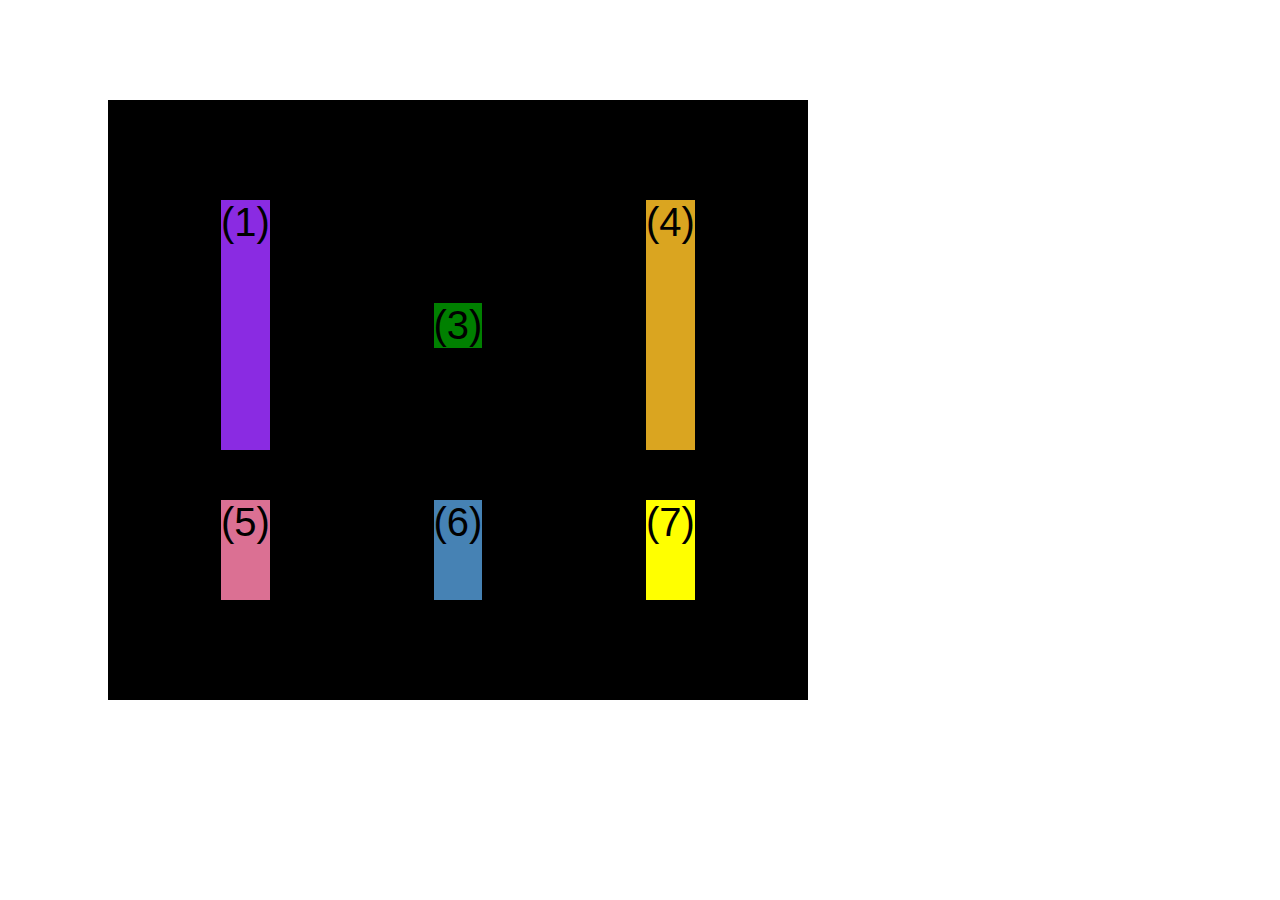
<file: 04-CSS-Layouts/css-grid.html>
<!DOCTYPE html>
<html lang="en">
  <head>
    <meta charset="UTF-8" />
    <meta http-equiv="X-UA-Compatible" content="IE=edge" />
    <meta name="viewport" content="width=device-width, initial-scale=1.0" />
    <title>CSS Grid</title>
    <style>
      .el--1 {
        background-color: blueviolet;
      }
      .el--2 {
        background-color: orangered;
      }
      .el--3 {
        background-color: green;
        /* height: 150px; */
      }
      .el--4 {
        background-color: goldenrod;
      }
      .el--5 {
        background-color: palevioletred;
      }
      .el--6 {
        background-color: steelblue;
      }
      .el--7 {
        background-color: yellow;
      }
      .el--8 {
        background-color: crimson;
      }

      .container--1 {
        /* STARTER */
        font-family: sans-serif;
        background-color: #ddd;
        font-size: 40px;
        margin: 40px;

        /* CSS GRID */
        display: grid;
        /*grid-template-columns: 200px 200px 1fr 1fr;*/
        /* grid-template-columns: repeat(4, 1fr); */
        /* grid-template-columns: 1fr 1fr 1fr 1fr; */
        /* grid-template-rows: 300px 200px; */
        /* grid-template-columns: 1fr 1fr 1fr auto; */
        grid-template-columns: repeat(4, 1fr);
        grid-template-rows: 1fr 1fr;
        /* height: 600px; */
        /* fr유닛은 보통 칼럼에서 더 도움이된다. */

        /* gap: 30px; */
        column-gap: 30px;
        row-gap: 60px;
        /*Temp*/
        display: none;
      }

      .el--8 {
        grid-column: 2 / 3;
        grid-row: 1/2;
      }

      .el--2 {
        grid-column: 1 / span 1;
        grid-row: 2/3;
      }
      .container--2 {
        display: none;
        /* STARTER */
        font-family: sans-serif;
        background-color: black;
        font-size: 40px;
        margin: 100px;

        width: 700px;
        height: 600px;

        /* CSS GRID */
        display: grid;
        grid-template-columns: 125px 200px 125px;
        grid-template-rows: 250px 100px;
        gap: 50px;

        /*Aligning tracks inside container : distrimute empty space*/
        justify-content: center;
        /* justify-content: space-between; */

        /*Aligning items INSIDE cells: moving items around instide cells*/
        align-content: center;
        justify-items: center;
      }

      .el--3 {
        align-self: center;
        justify-self: center;
      }
    </style>
  </head>
  <body>
    <div class="container--1">
      <div class="el el--1">(1) HTML</div>
      <div class="el el--2">(2) and</div>
      <div class="el el--3">(3) CSS</div>
      <div class="el el--4">(4) are</div>
      <div class="el el--5">(5) amazing</div>
      <div class="el el--6">(6) languages</div>
      <div class="el el--7">(7) to</div>
      <div class="el el--8">(8) learn</div>
    </div>

    <div class="container--2">
      <div class="el el--1">(1)</div>
      <div class="el el--3">(3)</div>
      <div class="el el--4">(4)</div>
      <div class="el el--5">(5)</div>
      <div class="el el--6">(6)</div>
      <div class="el el--7">(7)</div>
    </div>
  </body>
</html>
</file>
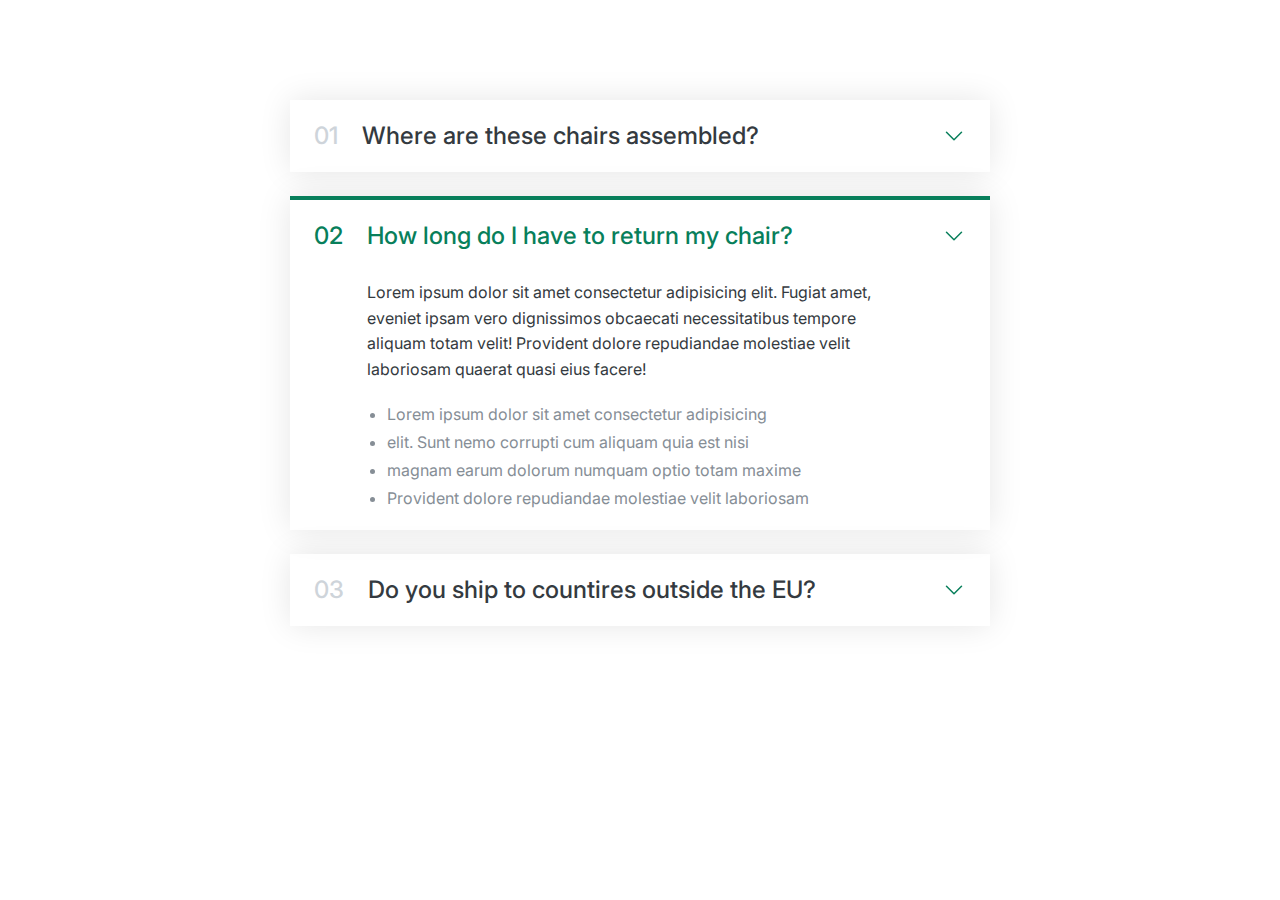
<file: 06-Components/01-accordion.html>
<!DOCTYPE html>
<html lang="en">
  <head>
    <meta charset="UTF-8" />
    <meta name="viewport" content="width=device-width, initial-scale=1.0" />
    <link
      href="https://fonts.googleapis.com/css2?family=Inter:wght@400;500;700&display=swap"
      rel="stylesheet"
    />
    <title>Accordion Component</title>
    <style>
      /*
        SPACING SYSTEM (px)
        2 / 4 / 8 / 12 / 16 / 24 / 32 / 48 / 64 / 80 / 96 / 128

        FONT SIZE SYSTEM (px)
        10 / 12 / 14 / 16 / 18 / 20 / 24 / 30 / 36 / 44 / 52 / 62 / 74 / 86 / 98
        */

      /* MAIN COLOR: #087f5b
        GREY COLOR: #343a40 */
      * {
        margin: 0;
        padding: 0;
        box-sizing: border-box;
      }

      body {
        font-family: "Inter", sans-serif;
        color: #343a40;
        line-height: 1;
      }

      .accordion {
        width: 700px;
        margin: 100px auto;

        display: flex;
        flex-direction: column;
        gap: 24px;
      }
      .item {
        box-shadow: 0 0 32px rgba(0, 0, 0, 0.1);
        padding: 24px;

        display: grid;
        grid-template-columns: auto 1fr auto;
        column-gap: 24px;
        row-gap: 32px;
        align-items: center;
      }
      .number,
      .text {
        font-size: 24px;
        font-weight: 500;
        /* color: #087f5b; */
      }

      .number {
        color: #ced4da;
      }
      .icon {
        width: 24px;
        height: 24px;
        stroke: #087f5b;
      }
      .hidden-box {
        grid-column: 2;
        display: none;
      }

      .hidden-box p {
        line-height: 1.6;
        margin-bottom: 24px;
      }

      .hidden-box ul {
        color: #868e96;
        margin-left: 20px;

        display: flex;
        flex-direction: column; /*어떤 축을 main axis로 정의할때*/
        gap: 12px;
      }

      /*.hidden-box li {
        margin-bottom: 12px;
      }*/

      .open {
        border-top: 4px solid #087f5b;
      }

      .open .hidden-box {
        display: block; /*다른 줄로 밀어내고 혼자 차지하는 것!*/
      }

      .open .number,
      .open .text {
        color: #087f5b;
      }
    </style>
  </head>
  <body>
    <div class="accordion">
      <div class="item">
        <p class="number">01</p>
        <div class="text">Where are these chairs assembled?</div>
        <svg
          xmlns="http://www.w3.org/2000/svg"
          fill="none"
          viewBox="0 0 24 24"
          stroke-width="1.5"
          stroke="currentColor"
          class="icon"
        >
          <path
            stroke-linecap="round"
            stroke-linejoin="round"
            d="M19.5 8.25l-7.5 7.5-7.5-7.5"
          />
        </svg>
        <div class="hidden-box">
          <p>
            Lorem ipsum dolor sit amet consectetur adipisicing elit. Fugiat
            amet, eveniet ipsam vero dignissimos obcaecati necessitatibus
            tempore aliquam totam velit! Provident dolore repudiandae molestiae
            velit laboriosam quaerat quasi eius facere!
          </p>
          <ul>
            <li>Lorem ipsum dolor sit amet consectetur adipisicing</li>
            <li>elit. Sunt nemo corrupti cum aliquam quia est nisi</li>
            <li>magnam earum dolorum numquam optio totam maxime</li>
            <li>Provident dolore repudiandae molestiae velit laboriosam</li>
          </ul>
        </div>
      </div>

      <div class="item open">
        <p class="number">02</p>
        <div class="text">How long do I have to return my chair?</div>
        <svg
          xmlns="http://www.w3.org/2000/svg"
          fill="none"
          viewBox="0 0 24 24"
          stroke-width="1.5"
          stroke="currentColor"
          class="icon"
        >
          <path
            stroke-linecap="round"
            stroke-linejoin="round"
            d="M19.5 8.25l-7.5 7.5-7.5-7.5"
          />
        </svg>
        <div class="hidden-box">
          <p>
            Lorem ipsum dolor sit amet consectetur adipisicing elit. Fugiat
            amet, eveniet ipsam vero dignissimos obcaecati necessitatibus
            tempore aliquam totam velit! Provident dolore repudiandae molestiae
            velit laboriosam quaerat quasi eius facere!
          </p>
          <ul>
            <li>Lorem ipsum dolor sit amet consectetur adipisicing</li>
            <li>elit. Sunt nemo corrupti cum aliquam quia est nisi</li>
            <li>magnam earum dolorum numquam optio totam maxime</li>
            <li>Provident dolore repudiandae molestiae velit laboriosam</li>
          </ul>
        </div>
      </div>

      <div class="item">
        <p class="number">03</p>
        <div class="text">Do you ship to countires outside the EU?</div>
        <svg
          xmlns="http://www.w3.org/2000/svg"
          fill="none"
          viewBox="0 0 24 24"
          stroke-width="1.5"
          stroke="currentColor"
          class="icon"
        >
          <path
            stroke-linecap="round"
            stroke-linejoin="round"
            d="M19.5 8.25l-7.5 7.5-7.5-7.5"
          />
        </svg>
        <div class="hidden-box">
          <p>
            Lorem ipsum dolor sit amet consectetur adipisicing elit. Fugiat
            amet, eveniet ipsam vero dignissimos obcaecati necessitatibus
            tempore aliquam totam velit! Provident dolore repudiandae molestiae
            velit laboriosam quaerat quasi eius facere!
          </p>
          <ul>
            <li>Lorem ipsum dolor sit amet consectetur adipisicing</li>
            <li>elit. Sunt nemo corrupti cum aliquam quia est nisi</li>
            <li>magnam earum dolorum numquam optio totam maxime</li>
            <li>Provident dolore repudiandae molestiae velit laboriosam</li>
          </ul>
        </div>
      </div>
    </div>
  </body>
</html>
</file>
<file: 03-CSS-Fundamentals/style.css>
* {
  /* border-top: 5px solid #00a1e4; */
  margin: 0;
  padding: 0;
}

/* PAGE SELECTION */

body {
  color: black; /*선언되지 않은 모든 색상은 color색상이 적용되었다.*/
  font-family: sans-serif;

  border-top: 5px solid #00a1e4;
  position: relative;
}

.container {
  width: 800px;
  /* margin-left: auto;
  margin-right: auto; */
  margin: 0 auto;
  position: relative;
}

.main-header {
  background-color: white;
  /* padding: 20px;
  padding-left: 40px;
  padding-right: 40px; */
  padding: 20px 40px;
  margin-bottom: 60px;
  height: 80px;
}

/* SMALLER ELEMENTS */

h1 {
  color: #dc0073;
  font-size: 30px;
  text-transform: uppercase;
  font-style: italic;
}

h2 {
  font-size: 35px;
  color: #f5b700;
  margin-bottom: 30px;
}

h3 {
  font-size: 30px;
  color: #00a1e4;
  margin-bottom: 20px;
  margin-top: 40px;
}

h4 {
  font-size: 20px;
  text-transform: uppercase;
  text-align: center;
  color: #f5b700;
}

p {
  font-size: 25px;
  font-family: sans-serif;
  line-height: 1.5;
  margin-bottom: 15px;
}

ul,
ol {
  margin-left: 60px;
  margin-bottom: 20px;
}

li {
  font-size: 18px;
  margin-bottom: 10px;
}

li:last-child {
  margin-bottom: 0;
}

/*footer p {
  font-size: 16px;
}*/

/* article header p {
  font-style: italic;
} -> id를 설정해 더욱 간단하게 설정할 수 있다.*/

#author {
  font-style: italic;
  font-size: 18px;
}

#copyright {
  font-size: 16px;
}

.related-author {
  font-size: 18px;
  font-weight: bold;
}

/* 목록 점 제거 */
/* ul {
  list-style: none;
}

.dot {
  list-style: none;
} */

.main-header {
  background-color: #ffff;
}

nav {
  font-size: 18px;
  text-align: center;
}

article {
  margin-bottom: 60px;
}

.post-header {
  margin-bottom: 40px;
  /*position: relative;*/
}
aside {
  background-color: #f2f4f3;
  border-top: 5px solid #89fc00;
  border-bottom: 5px solid #89fc00;
  /* padding-top: 50px;
  padding-bottom: 50px; */
  padding: 50px 0;
  width: 500px;
}

body {
  background-color: #ffff;
}

/* .first-li {
  font-weight: bold;
} */

li:first-child {
  font-weight: bold;
}

li:last-child {
  font-style: italic;
}

/* li:nth-child(2) {
  color: #f5b700;
} */

article p:last-child {
  color: #8338ec;
}
/* first-child로 입력할 경우, 위에 와 같이 입력했지만 웹에는 반응이 없을 것이다. article의 첫번째 자식은 p가 아니라 header이기 때문이다. */

/* Styling links */
a:link {
  color: #3a86ff;
  text-decoration: none; /*밑줄 데코하는거 즉 밑줄 없앨 수 있는거*/
}

a:visited {
  color: #f5b700;
}

a:hover {
  color: #8338ec;
  font-weight: bold;
}

a:active {
  color: #dc0073;
  font-style: italic;
}

.post-img {
  width: ;
  height: auto;
} /*게시물 이미지의 부모는 헤더이다.*/

nav a:link {
  /* background-color: #fff1e6;
  margin: 20px; 상하단 여백은 변경되지 않았다. */
  /* padding: 10px;
  display: block; */

  margin-right: 30px;
  margin-top: 10px;
  display: inline-block;
}

nav a:link:last-child {
  margin-right: 0;
}

button {
  font-size: 24px;
  padding: 10px;
  cursor: pointer;

  position: absolute;
  bottom: 50px;
  right: 50px;
}

h1::first-letter {
  font-style: normal;
  margin: 5px;
}

h3 + p::first-line {
  /*color: #dc0073;*/
}

h2 {
  /* background-color: #00a1e4; */
  position: relative;
}

h2::after {
  content: "TOP";
  background-color: #00a1e4;
  color: #000;
  font-size: 16px;
  font-weight: bold;
  display: inline-block;
  padding: 5px 10px;
  position: absolute;
  top: -15px;
  right: 25px;
}

/* Resolving conflicts*/
/* #copyright {
  color: #3a86ff;
}

.copyright {
  color: #f5b700;
}

.text {
  color: #8338ec;
} */

/* footer p {
  color: #d6ccc2 !important;
} */

/* nav a:link,
nav p {
  font-size: 18px;
} */

/* s */
</file>
<file: 03.1-CSS-Layouts/style.css>
* {
  /* border-top: 5px solid #00a3a86ff1e4; */
  margin: 0;
  padding: 0;
  box-sizing: border-box;
}

/* PAGE SELECTION */

body {
  color: black; /*선언되지 않은 모든 색상은 color색상이 적용되었다.*/
  font-family: sans-serif;

  border-top: 10px solid #3a86ff;
  position: relative;
}

.container {
  width: 1200px;
  /* margin-left: auto;
  margin-right: auto; */
  margin: 0 auto;
}

.main-header {
  background-color: #f2f4f3;
  /* padding: 20px;
  padding-left: 40px;
  padding-right: 40px; */
  padding: 20px 40px;
  /* height: 80px; */
}

nav {
  font-size: 18px;
  /*text-align: center;*/
}

article {
  /* margin-bottom: 60px; */
  margin-top: 50px;
}

.post-header {
  margin-bottom: 40px;
  /*position: relative;*/
}

aside {
  background-color: #f2f4f3;
  border-top: 5px solid #3a86ff;
  border-bottom: 5px solid #3a86ff;
  padding: 50px 40px;
  margin-top: 50px;
}

/* SMALLER ELEMENTS */

h1 {
  color: #dc0073;
  font-size: 26px;
  text-transform: uppercase;
  font-style: italic;
}

h2 {
  font-size: 40px;
  color: #3a86ff;
  margin-bottom: 30px;
}

h3 {
  font-size: 30px;
  color: #3a86ff;
  margin-bottom: 20px;
  margin-top: 40px;
}

h4 {
  font-size: 20px;
  text-transform: uppercase;
  text-align: center;
  color: #3a86ff;
  margin-bottom: 30px;
}

p {
  font-size: 22px;
  line-height: 1.5;
  margin-bottom: 15px;
}

ul,
ol {
  margin-left: 50px;
  margin-bottom: 20px;
}

li {
  font-size: 20px;
  margin-bottom: 10px;
  /*display: inline;*/
}

li:last-child {
  margin-bottom: 0;
}

/*footer p {
  font-size: 16px;
}*/

/* article header p {
  font-style: italic;
} -> id를 설정해 더욱 간단하게 설정할 수 있다.*/

#author {
  font-style: italic;
  font-size: 18px;
}

#copyright {
  font-size: 16px;
}

.related-author {
  font-size: 18px;
  font-weight: bold;
}

/* 목록 점 제거 */
/* ul {
  list-style: none;
}*/

.related {
  list-style: none;
  margin-left: 0;
}

body {
  /* background-color: #ffff; */
}

/* .first-li {
  font-weight: bold;
} */

li:first-child {
  font-weight: bold;
}

li:last-child {
  font-style: italic;
}

li:nth-child(even) {
  /* color: #f5b700; */
}

article p:last-child {
  color: #8338ec;
}
/* first-child로 입력할 경우, 위에 와 같이 입력했지만 웹에는 반응이 없을 것이다. article의 첫번째 자식은 p가 아니라 header이기 때문이다. */

/* Styling links */
a:link {
  color: #3a86ff;
  text-decoration: none; /*밑줄 데코하는거 즉 밑줄 없앨 수 있는거*/
}

a:visited {
  color: #f5b700;
}

a:hover {
  color: #8338ec;
  font-weight: bold;
}

a:active {
  color: #dc0073;
  font-style: italic;
}

.post-img {
  width: 100%;
  height: auto;
} /*게시물 이미지의 부모는 헤더이다.*/

nav a:link {
  /* background-color: #fff1e6;
  margin: 20px;
  padding: 20px;
  display: block; */

  margin-right: 30px;

  display: inline-block;
}

nav a:link:last-child {
  margin-right: 0;
}

button {
  font-size: 24px;
  padding: 10px;
  cursor: pointer;

  position: absolute;
  bottom: 50px;
  right: 50px;
}

h1::first-letter {
  font-style: normal;
  margin: 5px;
}

h3 + p::first-line {
  /* color: #dc0073; */
}

h2 {
  /* background-color: #00a1e4; */
  /* font-size: 38px; */
  position: relative;
}

h2::before {
  content: "TOP";
  background-color: #f5b700;
  color: #000;
  font-size: 16px;
  font-weight: bold;
  display: inline-block;
  padding: 5px 10px;
  position: absolute;
  top: -10px;
  right: 25px;
}

/* Resolving conflicts*/
/* #copyright {
  color: #3a86ff;
} */

/* .copyright {
  color: #f5b700;
} */

/* .text {
  color: #8338ec;
} */

/* footer p {
  color: #d6ccc2 !important;
} */

/* nav a:link,
nav p {
  font-size: 18px;
} */

/* floats */
/* .author-img {
  float: left;
  margin-bottom: 20px;
} */

/* .author { */
/* padding-left: 80px; */
/* padding-top: 10px; */
/* float: left;
  margin-left: 10px;
  margin-top: 20px;
} */
/* 
h1 {
  float: left;
}

nav {
  float: right;
}

.clear {
  clear: both;
}

.clearfix::after {
  clear: both;
  content: "";
  display: block;
}

article {
  width: 825px;
  float: left;
}
aside {
  width: 300px;
  float: right;
}
footer {
  clear: both;
} */

/* FLEXBOX */
.main-header {
  display: flex;
  align-items: center;
  justify-content: space-between;
}

.author-box {
  display: flex;
  align-items: center;
  margin-bottom: 15px;
}

.author {
  margin-bottom: 0;
  margin-left: 15px;
}

.related-post {
  display: flex;
  align-items: center;
  gap: 20px;
  margin-bottom: 30px;
}

.related-link:link {
  font-size: 17px;
  font-weight: bold;
  font-style: normal;
  margin-bottom: 5px;
  display: block;
}

.related-author {
  margin-bottom: 0;
  font-size: 14px;
  font-weight: normal;
  font-style: italic;
}

.row {
  display: flex;
  align-items: flex-start;
  gap: 75px;
  margin-bottom: 60px;
}

article {
  flex: 0 0 825px;
  margin-bottom: 0;
}

aside {
  flex: 0 0 300px;
}
</file>
<file: 04-CSS-Layouts/style.css>
* {
  /* border-top: 5px solid #00a3a86ff1e4; */
  margin: 0;
  padding: 0;
  box-sizing: border-box;
}

/* PAGE SELECTION */

body {
  color: black; /*선언되지 않은 모든 색상은 color색상이 적용되었다.*/
  font-family: sans-serif;

  border-top: 10px solid #3a86ff;
  position: relative;
}

.container {
  width: 1200px;
  /* margin-left: auto;
  margin-right: auto; */
  margin: 0 auto;
}

.main-header {
  background-color: #f2f4f3;
  /* padding: 20px;
  padding-left: 40px;
  padding-right: 40px; */
  padding: 20px 40px;
  /* height: 80px; */
}

nav {
  font-size: 18px;
  /*text-align: center;*/
}

article {
  /* margin-bottom: 60px; */
  margin-top: 50px;
}

.post-header {
  margin-bottom: 40px;
  /*position: relative;*/
}

aside {
  background-color: #f2f4f3;
  border-top: 5px solid #3a86ff;
  border-bottom: 5px solid #3a86ff;
  padding: 50px 40px;
  margin-top: 50px;
}

/* SMALLER ELEMENTS */

h1 {
  color: #dc0073;
  font-size: 26px;
  text-transform: uppercase;
  font-style: italic;
}

h2 {
  font-size: 40px;
  color: #3a86ff;
  margin-bottom: 30px;
}

h3 {
  font-size: 30px;
  color: #3a86ff;
  margin-bottom: 20px;
  margin-top: 40px;
}

h4 {
  font-size: 20px;
  text-transform: uppercase;
  text-align: center;
  color: #3a86ff;
  margin-bottom: 30px;
}

p {
  font-size: 22px;
  line-height: 1.5;
  margin-bottom: 15px;
}

ul,
ol {
  margin-left: 50px;
  margin-bottom: 20px;
}

li {
  font-size: 20px;
  margin-bottom: 10px;
  /*display: inline;*/
}

li:last-child {
  margin-bottom: 0;
}

/*footer p {
  font-size: 16px;
}*/

/* article header p {
  font-style: italic;
} -> id를 설정해 더욱 간단하게 설정할 수 있다.*/

#author {
  font-style: italic;
  font-size: 18px;
}

#copyright {
  font-size: 16px;
}

.related-author {
  font-size: 18px;
  font-weight: bold;
}

/* 목록 점 제거 */
/* ul {
  list-style: none;
}*/

.related {
  list-style: none;
  margin-left: 0;
}

body {
  /* background-color: #ffff; */
}

/* .first-li {
  font-weight: bold;
} */

li:first-child {
  font-weight: bold;
}

li:last-child {
  font-style: italic;
}

li:nth-child(even) {
  /* color: #f5b700; */
}

article p:last-child {
  color: #8338ec;
}
/* first-child로 입력할 경우, 위에 와 같이 입력했지만 웹에는 반응이 없을 것이다. article의 첫번째 자식은 p가 아니라 header이기 때문이다. */

/* Styling links */
a:link {
  color: #3a86ff;
  text-decoration: none; /*밑줄 데코하는거 즉 밑줄 없앨 수 있는거*/
}

a:visited {
  color: #f5b700;
}

a:hover {
  color: #8338ec;
  font-weight: bold;
}

a:active {
  color: #dc0073;
  font-style: italic;
}

.post-img {
  width: 100%;
  height: auto;
} /*게시물 이미지의 부모는 헤더이다.*/

nav a:link {
  /* background-color: #fff1e6;
  margin: 20px;
  padding: 20px;
  display: block; */

  margin-right: 30px;

  display: inline-block;
}

nav a:link:last-child {
  margin-right: 0;
}

button {
  font-size: 24px;
  padding: 10px;
  cursor: pointer;

  position: absolute;
  bottom: 50px;
  right: 50px;
}

h1::first-letter {
  font-style: normal;
  margin: 5px;
}

h3 + p::first-line {
  /* color: #dc0073; */
}

h2 {
  /* background-color: #00a1e4; */
  /* font-size: 38px; */
  position: relative;
}

h2::before {
  content: "TOP";
  background-color: #f5b700;
  color: #000;
  font-size: 16px;
  font-weight: bold;
  display: inline-block;
  padding: 5px 10px;
  position: absolute;
  top: -10px;
  right: 25px;
}

/* Resolving conflicts*/
/* #copyright {
  color: #3a86ff;
} */

/* .copyright {
  color: #f5b700;
} */

/* .text {
  color: #8338ec;
} */

/* footer p {
  color: #d6ccc2 !important;
} */

/* nav a:link,
nav p {
  font-size: 18px;
} */

/* floats */
/* .author-img {
  float: left;
  margin-bottom: 20px;
} */

/* .author { */
/* padding-left: 80px; */
/* padding-top: 10px; */
/* float: left;
  margin-left: 10px;
  margin-top: 20px;
} */
/* 
h1 {
  float: left;
}

nav {
  float: right;
}

.clear {
  clear: both;
}

.clearfix::after {
  clear: both;
  content: "";
  display: block;
}

article {
  width: 825px;
  float: left;
}
aside {
  width: 300px;
  float: right;
}
footer {
  clear: both;
} */

/* FLEXBOX */
/*
.main-header {
  display: flex;
  align-items: center;
  justify-content: space-between;
}

.author-box {
  display: flex;
  align-items: center;
  margin-bottom: 15px;
}

.author {
  margin-bottom: 0;
  margin-left: 15px;
}

.related-post {
  display: flex;
  align-items: center;
  gap: 20px;
  margin-bottom: 30px;
}

.related-link:link {
  font-size: 17px;
  font-weight: bold;
  font-style: normal;
  margin-bottom: 5px;
  display: block;
}

.related-author {
  margin-bottom: 0;
  font-size: 14px;
  font-weight: normal;
  font-style: italic;
}

.row {
  display: flex;
  align-items: flex-start;
  gap: 75px;
  margin-bottom: 60px;
}

article {
  flex: 0 0 825px;
  margin-bottom: 0;
}

aside {
  flex: 0 0 300px;
}
*/

/*CSS GRID LAYOUT*/
.container {
  display: grid;
  grid-template-columns: 1fr 300px;
  column-gap: 75px;
  align-items: center;
}

.main-header {
  /* grid-column: 1 / span 2; */
  grid-column: 1/-1;
}

article {
}

aside {
}

footer {
  background-color: #1098ad;
  grid-column: 1/ -1;
}
</file>
<file: 05-Design/style.css>
/*
SPACING SYSTEM (px)
2 / 4 / 8 / 12 / 16 / 24 / 32 / 48 / 64 / 80 / 96 / 128

FONT SIZE SYSTEM (px)
10 / 12 / 14 / 16 / 18 / 20 / 24 / 30 / 36 / 44 / 52 / 62 / 74 / 86 / 98
*/

/* MAIN COLOR: #087f5b
GREY COLOR: #343a40 */
* {
  margin: 0;
  padding: 0;
  box-sizing: border-box;
}

/* ------------------------ */
/* GENERAL STYLES */
/* ------------------------ */
body {
  font-family: "Inter", sans-serif;
  color: #343a40;
  border-bottom: 8px solid #087f5b;
}

.container {
  width: 960px;
  margin: 0 auto;
}

header,
section {
  margin-bottom: 80px;
}

h2 {
  margin-bottom: 48px;
  font-size: 36px;
  letter-spacing: 0.51px;
}

.grid-3-cols {
  display: grid;
  grid-template-columns: repeat(3, 1fr);
  column-gap: 80px;
}

.btn:link,
.btn:visited {
  background-color: #087f5b;
  color: #fff;
  text-decoration: none;
  text-transform: uppercase;
  font-weight: 500;

  display: inline-block;
  border-radius: 100px;
}

.btn:hover,
.btn:active {
  background-color: #099268;
}

.btn--big {
  font-size: 18px;
  padding: 16px 32px;
}
.btn--small {
  font-size: 14px;
  padding: 8px 12px;
}

/* ------------------------ */
/* COMPONENT STYLES */
/* ------------------------ */

img {
  border-radius: 12px;
}

/* HEADER */
header {
  display: grid;
  grid-template-columns: repeat(2, 1fr);
  column-gap: 80px;
  margin-top: 80px;
}

.header-text-box {
  align-self: center;
}

h1 {
  margin-bottom: 32px;
  font-size: 50px;
  line-height: 1.1;
  letter-spacing: -1px;

  text-shadow: 0 5px 5px rgba(0, 0, 0, 0.3);
}

.header-text {
  margin-bottom: 24px;
  font-size: 18px;
  line-height: 1.6;
}

img {
  width: 100%;
}

/* FEATURES */
.features-icon {
  stroke: #087f5b;
  width: 32px;
  height: 32px;
  margin-bottom: 24px;
}

.features-title {
  margin-bottom: 16px;
  font-size: 18px;
}

.features-text {
  font-size: 18px;
  line-height: 1.7;
}

/* TESTIMONIAL */
.testimonial-section {
  align-self: center;
  background-color: #087f5b;
  color: #fff;
  padding: 24px;
  border-radius: 12px;
}

.testimonial-box {
  grid-column: 2 / -1;
  align-self: center;
  font-size: 24pxpx;
}

.testimonial-box h2 {
  margin-bottom: 24px;
  font-size: 24px;
}

.testimonial-text {
  font-style: italic;
  margin-bottom: 24px;
  font-size: 18px;
  line-height: 1.7;
  color: #e6fcf5;
}

.testimonial-author {
  color: #c3fae8;
}

/* CHAIRS */
.chair {
  box-shadow: 0 20px 30px 10px rgba(0, 0, 0, 0.1);
}

.chair-box {
  padding: 32px;
}

h3 {
  margin-bottom: 24px;
  font-size: 20px;
}

.chair-details {
  list-style: none;
  margin-bottom: 48px;
}

.chair-details li {
  display: flex;
  align-items: center;
  gap: 12px;
  margin-bottom: 16px;
}

.chair-details li:last-child {
  margin-bottom: 0;
}

.chair-icon {
  stroke: #087f5b;
  width: 24px;
  height: 24px;
}

.chair-price {
  display: flex;
  justify-content: space-between;
  align-items: center;
  font-size: 20px;
}

footer {
  margin-bottom: 48px;
  font-size: 14px;
  color: #495057;
}
</file>
